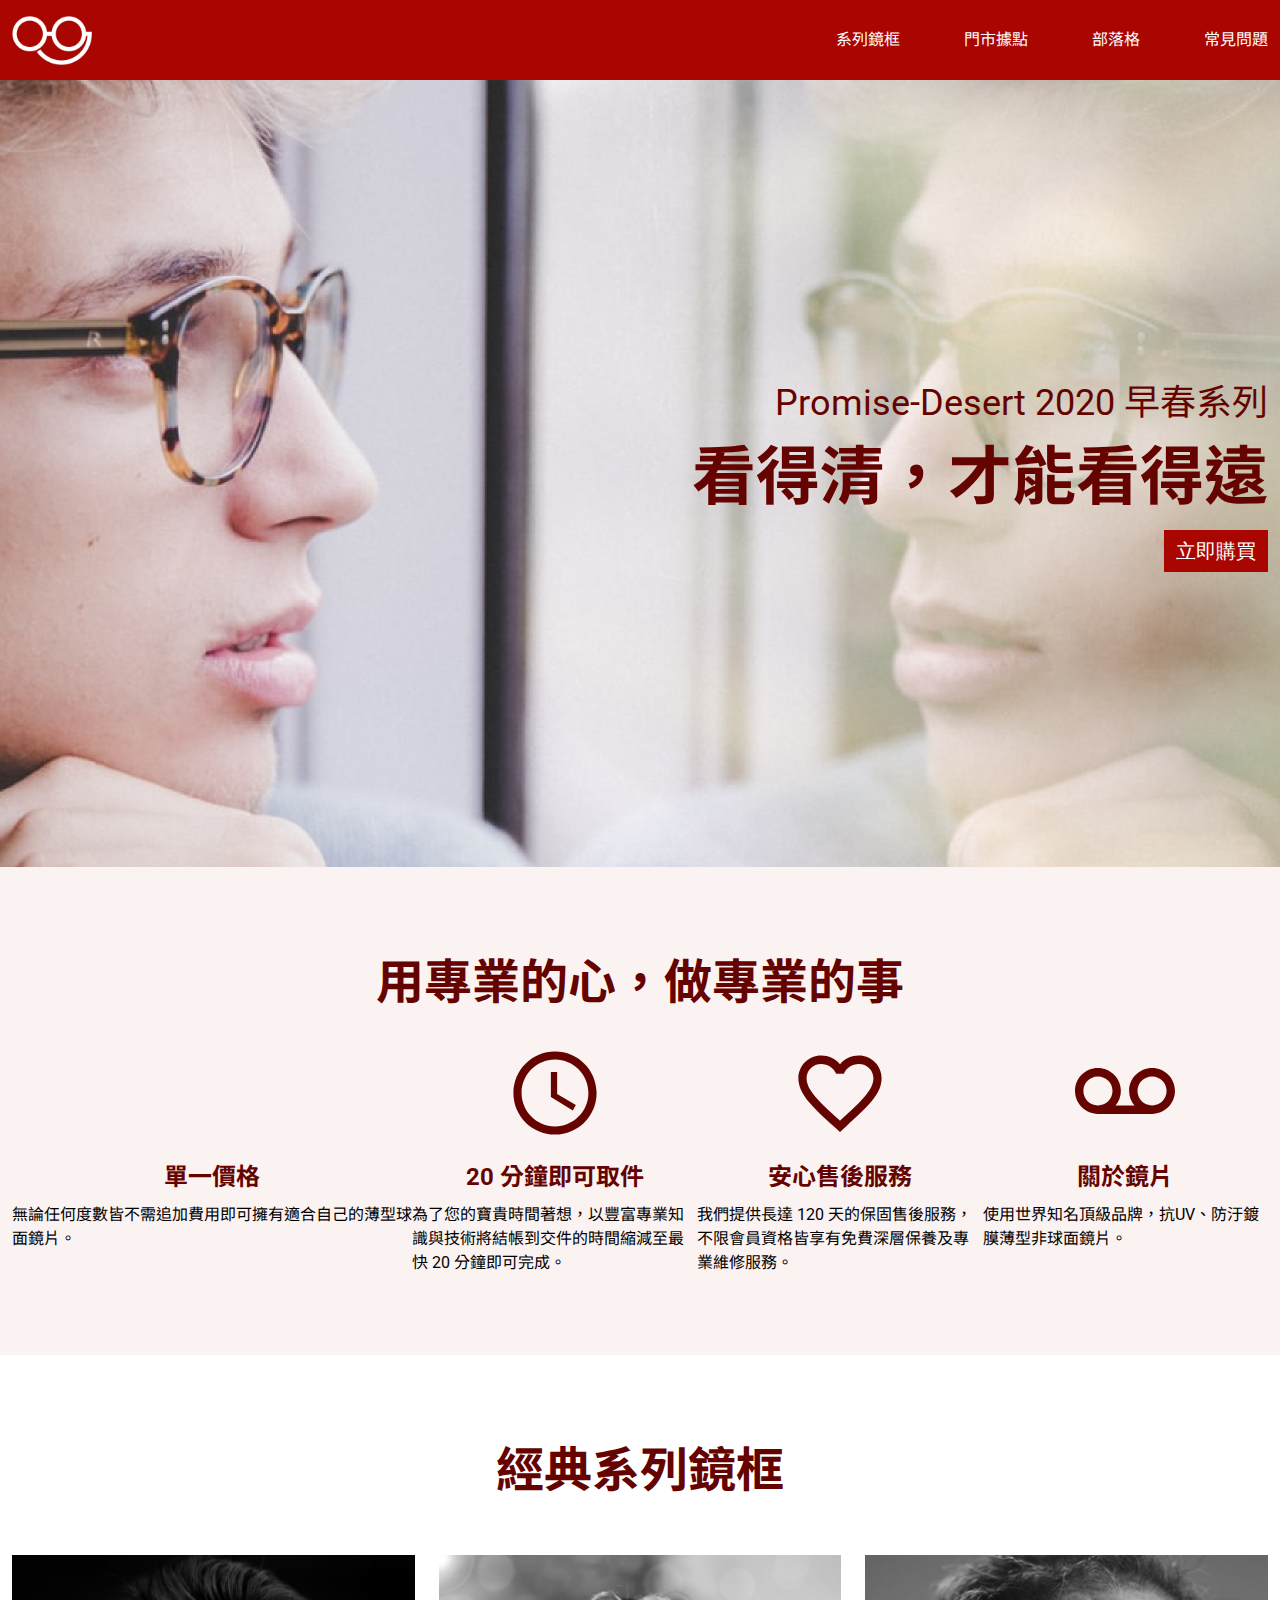
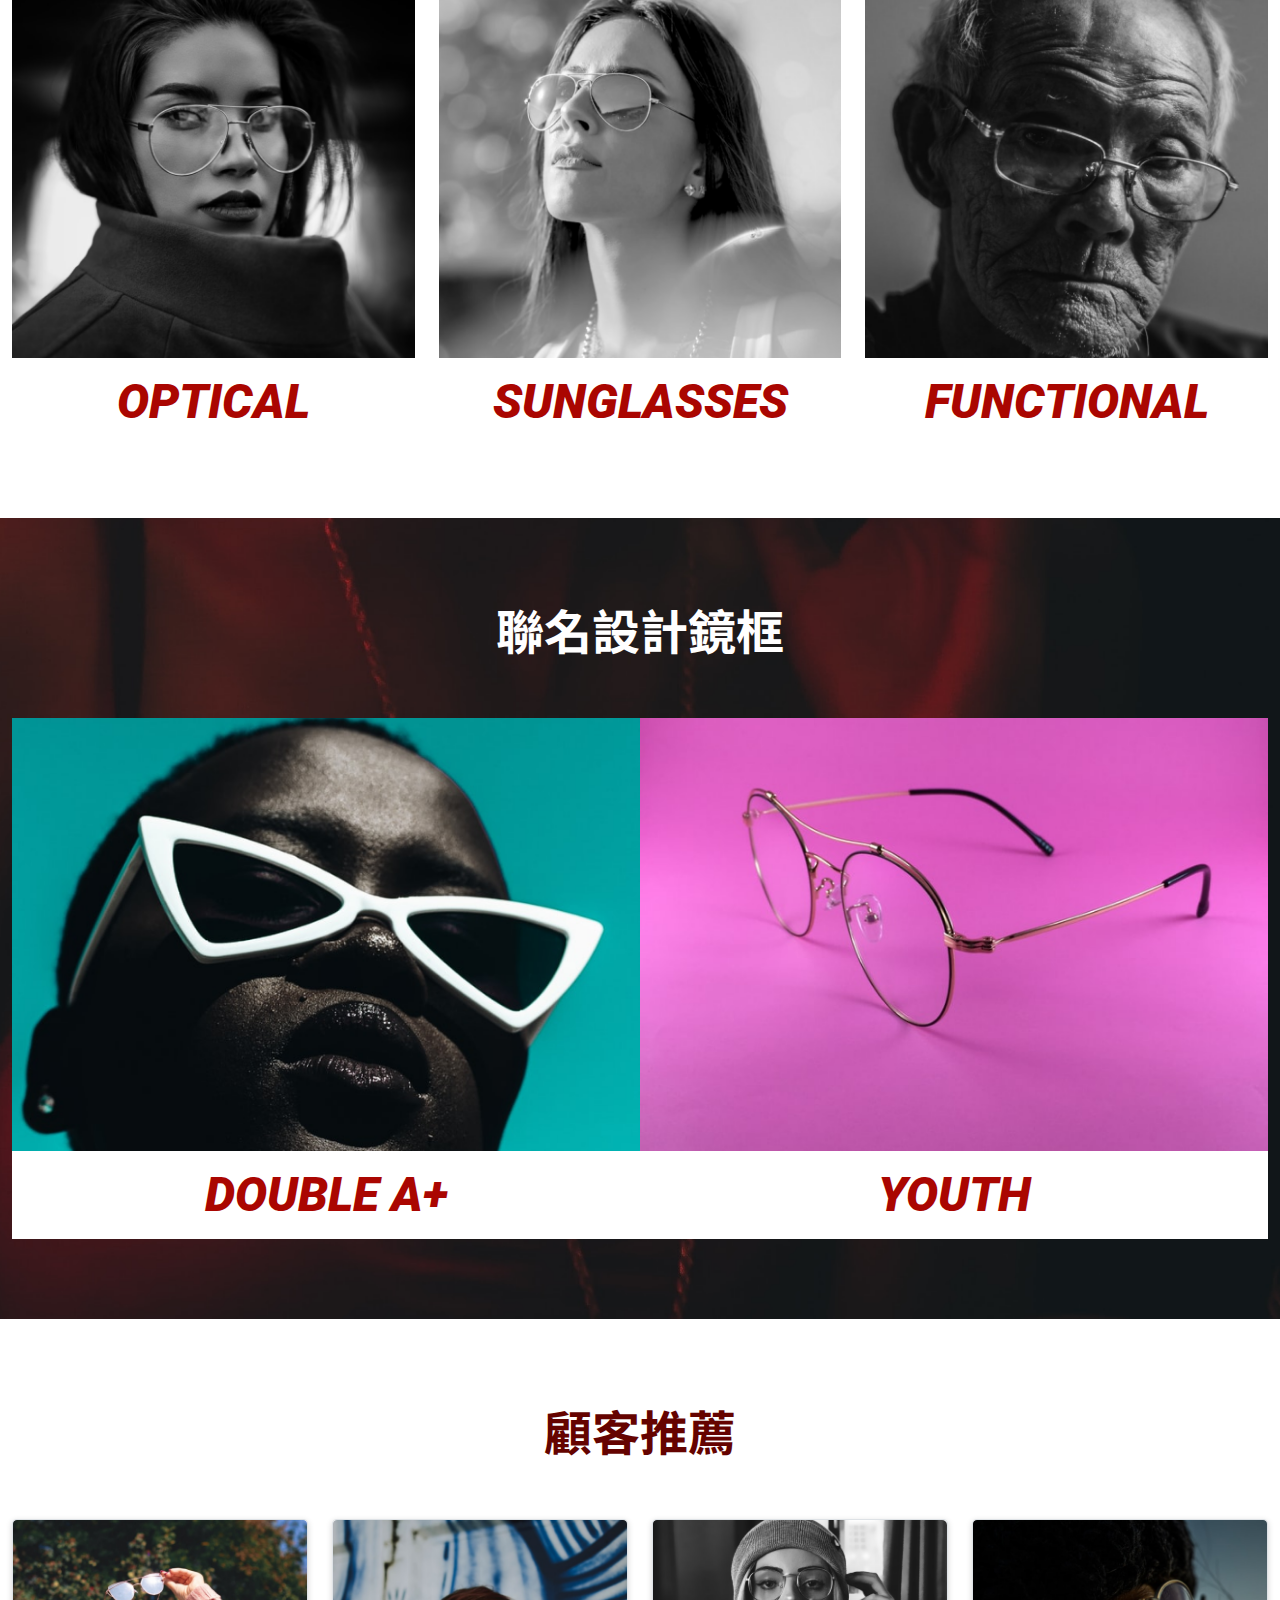
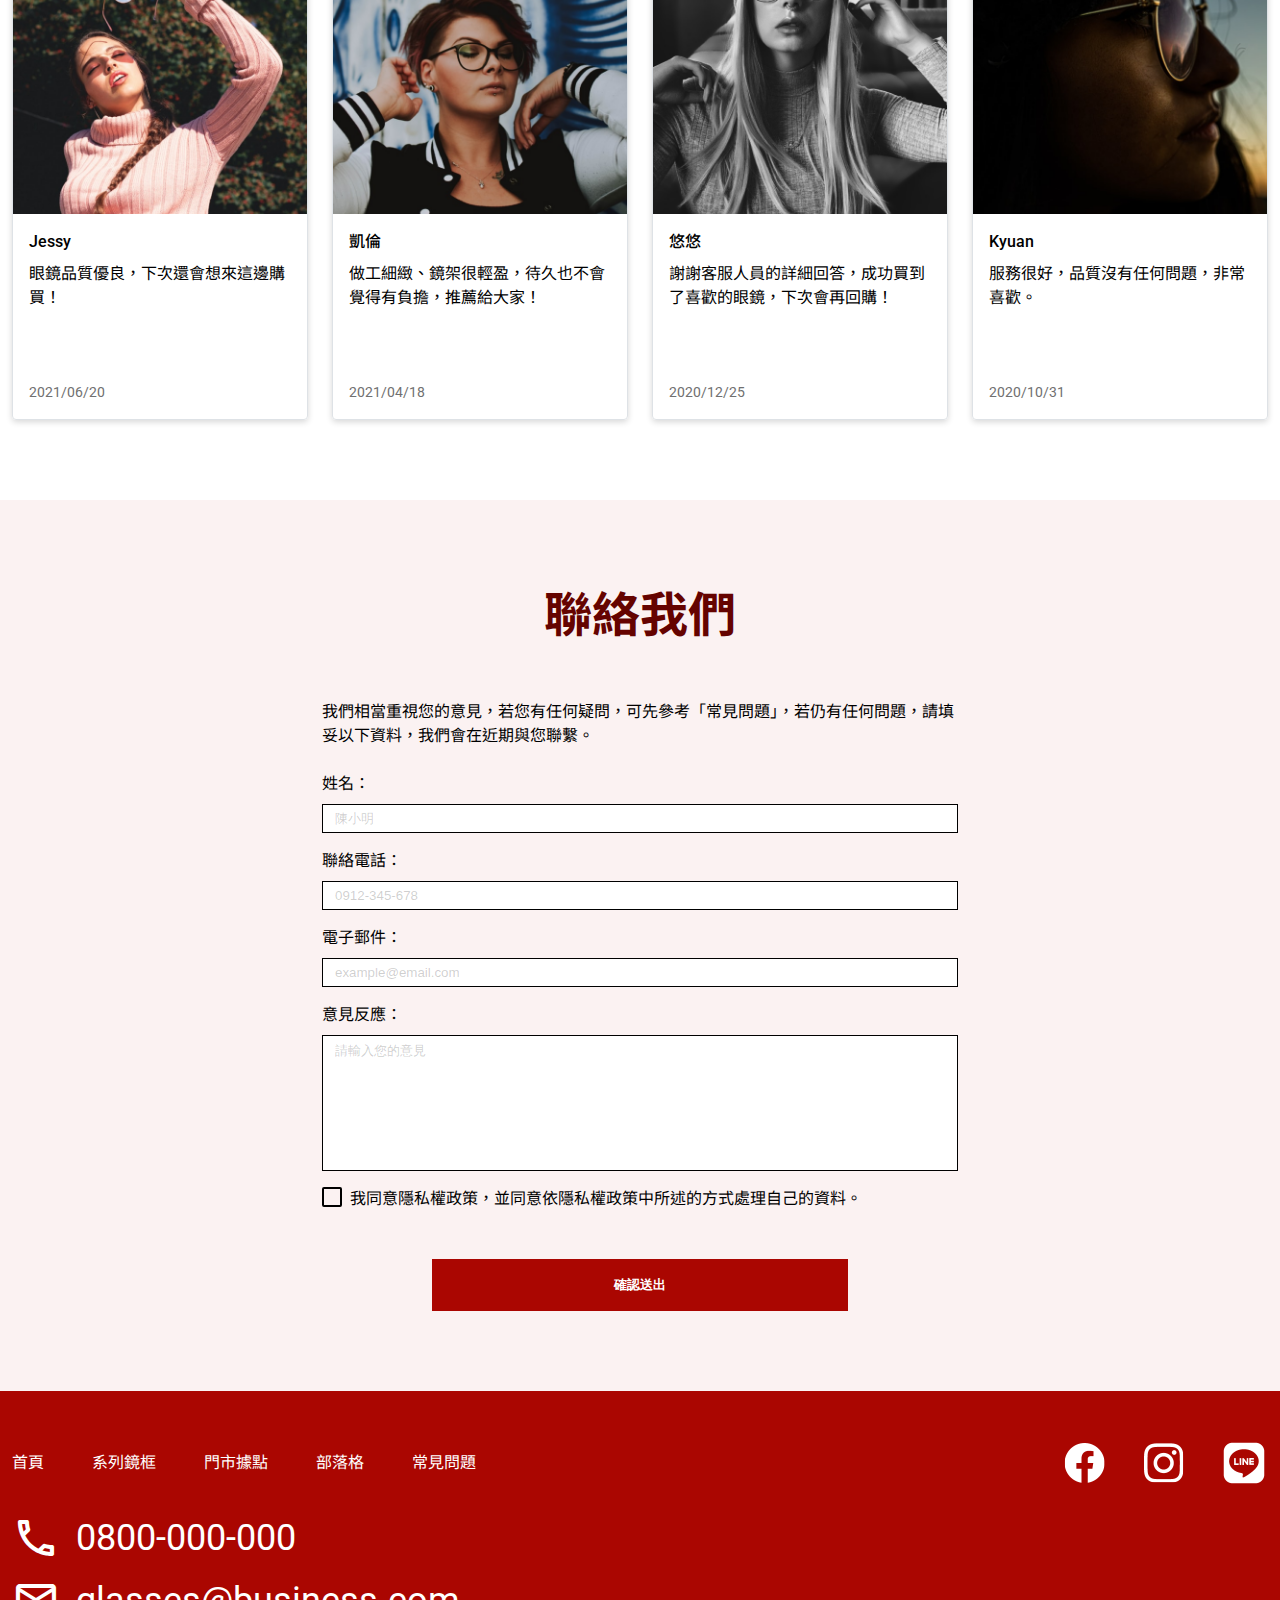
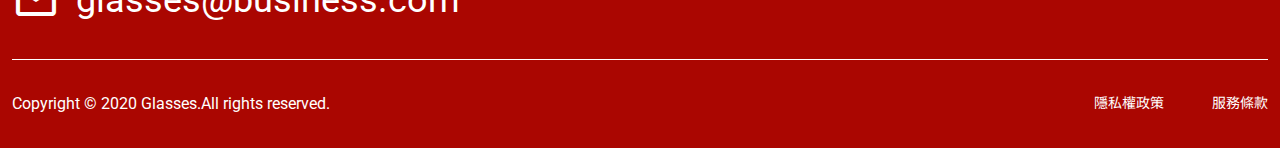
<file: index.html>
<!DOCTYPE html>
<html lang="zh">

<head>
    <meta charset="UTF-8">
    <meta name="viewport" content="width=device-width, initial-scale=1.0">
    <!-- google font -->
    <link rel="preconnect" href="https://fonts.googleapis.com">
    <link rel="preconnect" href="https://fonts.gstatic.com" crossorigin>
    <link
        href="https://fonts.googleapis.com/css2?family=Noto+Sans+TC:wght@400;500;700&family=Roboto:ital,wght@0,400;0,500;0,700;0,900;1,900&display=swap"
        rel="stylesheet">
    <!-- google icon -->
    <link
        href="https://fonts.googleapis.com/css?family=Material+Icons%7CMaterial+Icons+Outlined%7CMaterial+Icons+Two+Tone%7CMaterial+Icons+Round%7CMaterial+Icons+Sharp"
        rel="stylesheet">
    <link rel="shortcut icon" href="./img/favicon.ico" type="image/x-icon">
    <link rel="stylesheet" href="scss/all.css">
    <title>GLASSES | 首頁</title>
</head>

<body>
    <nav>
        <div class="container d-flex justify-content-between align-items-center ">
            <h1 class="py-1"><a href="index.html">GLASSES</a></h1>
            <ul class="d-flex menu">
                <li class="mr-9"><a href="./product.html" class="link-hover">系列鏡框</a></li>
                <li class="mr-9"><a href="./shop.html" class="link-hover">門市據點</a></li>
                <li class="mr-9"><a href="./blog.html" class="link-hover">部落格</a></li>
                <li><a href="./faq.html" class="link-hover">常見問題</a></li>
            </ul>
        </div>
    </nav>
    <header class="banner">
        <div class="container d-flex
        justify-content-end align-items-center">
            <div class="banner-content d-flex flex-direction-column">
                <p class="fz-6 self-end">Promise-Desert 2020 早春系列</p>
                <h3 class="fz-9 fw-3 mb-1 self-end">看得清，才能看得遠</h3>
                <button type="button" class="fz-3 self-end">立即購買</button>
            </div>

        </div>
    </header>
    <div class="major">
        <div class="container py-10">
            <h2 class="mb-5 fz-8 fw-3 text-align-center">用專業的心，做專業的事</h2>
            <ul class="d-flex justify-content-between major-area">
                <li class="major-list d-flex flex-direction-column align-items-center">
                    <span class="material-icons-outlined">
                        paid
                    </span>
                    <h3 class="fz-4 fw-3 mt-4 mb-2">單一價格</h3>
                    <p>無論任何度數皆不需追加費用即可擁有適合自己的薄型球面鏡片。</p>
                </li>
                <li class="major-list d-flex flex-direction-column align-items-center">
                    <span class="material-icons-outlined">
                        schedule
                    </span>
                    <h3 class="fz-4 fw-3 mt-4 mb-2">20 分鐘即可取件</h3>
                    <p>為了您的寶貴時間著想，以豐富專業知識與技術將結帳到交件的時間縮減至最快 20 分鐘即可完成。</p>
                </li>
                <li class="major-list d-flex flex-direction-column align-items-center">
                    <span class="material-icons-outlined">
                        favorite_border
                    </span>
                    <h3 class="fz-4 fw-3 mt-4 mb-2">安心售後服務</h3>
                    <p>我們提供長達 120 天的保固售後服務，不限會員資格皆享有免費深層保養及專業維修服務。</p>
                </li>
                <li class="major-list d-flex flex-direction-column align-items-center">
                    <span class="material-icons-outlined">
                        voicemail
                    </span>
                    <h3 class="fz-4 fw-3 mt-4 mb-2">關於鏡片</h3>
                    <p>使用世界知名頂級品牌，抗UV、防汙鍍膜薄型非球面鏡片。</p>
                </li>
            </ul>
        </div>
    </div>

    <div class="container py-10 classic">
        <h2 class="fz-8 fw-3 mb-8 text-align-center">經典系列鏡框</h2>
        <ul class="d-flex justify-content-between classic-area">
            <li class="classic-item">
                <div class="classic-item-img">
                    <img src="./img/home-section3-1.png" alt="OPTICAL">
                </div>
                <h3 class="text-align-center mt-2 fs-italic fw-4 fz-8">OPTICAL</h3>
            </li>
            <li class="classic-item">
                <div class="classic-item-img">
                    <img src="./img/home-section3-2.png" alt="SUNGLASSES">
                </div>
                <h3 class="text-align-center mt-2 fs-italic fw-4 fz-8">SUNGLASSES</h3>
            </li>
            <li class="classic-item">
                <div class="classic-item-img">
                    <img src="./img/home-section3-3.png" alt="FUNCTIONAL">
                </div>
                <h3 class="text-align-center mt-2 fs-italic fw-4 fz-8">FUNCTIONAL</h3>
            </li>
        </ul>
    </div>
    <div class="co-branding">
        <div class="container py-10">
            <h2 class="fz-8 fw-3 text-align-center mb-8">聯名設計鏡框</h2>
            <ul class="d-flex">
                <li>
                    <img src="./img/home-section4-1.png" srcset="./img/home-section4-1-sm.png 767w" alt="DOUBLE A+">
                    <h3 class="text-align-center fw-4 fz-8 fs-italic py-2">DOUBLE A+</h3>
                </li>
                <li>
                    <img src="./img/home-section4-2.png" srcset="./img/home-section4-2-sm.png 767w" alt="YOUTH">
                    <h3 class="text-align-center fw-4 fz-8 fs-italic py-2">YOUTH</h3>
                </li>
            </ul>
        </div>
    </div>
    <div class="container recommend py-10">
        <h2 class="fz-8 fw-3 mb-8 text-align-center">顧客推薦</h2>
        <ul class="d-flex justify-content-between recommend-area">
            <li class="recommend-list d-flex flex-direction-column">
                <img src="./img/home-section5-1.png" alt="Customer Avatar">
                <div class="d-flex flex-direction-column recommend-list-text py-4 px-4">
                    <h4 class="mb-2 fw-2">Jessy</h4>
                    <p class="recommend-list-content mb-8">眼鏡品質優良，下次還會想來這邊購買！</p>
                    <p class="fz-0 recommend-list-date">2021/06/20</p>
                </div>

            </li>
            <li class="recommend-list d-flex flex-direction-column">
                <img src="./img/home-section5-2.png" alt="Customer Avatar">
                <div class="d-flex flex-direction-column recommend-list-text py-4 px-4">
                    <h4 class="mb-2 fw-2">凱倫</h4>
                    <p class="recommend-list-content mb-8">做工細緻、鏡架很輕盈，待久也不會覺得有負擔，推薦給大家！</p>
                    <p class="fz-0 recommend-list-date">2021/04/18</p>
                </div>
            </li>
            <li class="recommend-list d-flex flex-direction-column">
                <img src="./img/home-section5-3.png" alt="Customer Avatar">
                <div class="d-flex flex-direction-column recommend-list-text py-4 px-4">
                    <h4 class="mb-2 fw-2">悠悠</h4>
                    <p class="recommend-list-content mb-8">謝謝客服人員的詳細回答，成功買到了喜歡的眼鏡，下次會再回購！</p>
                    <p class="fz-0 recommend-list-date">2020/12/25</p>
                </div>
            </li>
            <li class="recommend-list d-flex flex-direction-column">
                <img src="./img/home-section5-4.png" alt="Customer Avatar">
                <div class="d-flex flex-direction-column recommend-list-text py-4 px-4">
                    <h4 class="mb-2 fw-2">Kyuan</h4>
                    <p class="recommend-list-content mb-8">服務很好，品質沒有任何問題，非常喜歡。</p>
                    <p class="fz-0 recommend-list-date">2020/10/31</p>
                </div>

            </li>
        </ul>
    </div>
    <div class="contact py-10">
        <h2 class="fz-8 fw-3 mb-8 text-align-center">聯絡我們</h2>
        <p>我們相當重視您的意見，若您有任何疑問，可先參考「常見問題」，若仍有任何問題，請填妥以下資料，我們會在近期與您聯繫。</p>
        <form action="" class="d-flex flex-direction-column">
            <label for="name" class="d-flex flex-direction-column mb-4">
                姓名：
                <input class="mt-2" type="text" name="name" id="name" placeholder="陳小明">
            </label>
            <label for="phone" class="d-flex flex-direction-column mb-4">
                聯絡電話：
                <input class="mt-2" type="tel" name="phone" id="phone" placeholder="0912-345-678">
            </label>
            <label for="email" class="d-flex flex-direction-column mb-4">
                電子郵件：
                <input class="mt-2" type="text" name="email" id="email" placeholder="example@email.com">
            </label>
            <label for="suggest" class="d-flex flex-direction-column mb-4">
                意見反應：
                <textarea class="mt-2" type="textarea" name="suggest" id="suggest" placeholder="請輸入您的意見"></textarea>
            </label>
            <input class="check-privacy" type="checkbox" name="privacy" id="privacy">
            <label for="privacy" class="mb-8">
                我同意隱私權政策，並同意依隱私權政策中所述的方式處理自己的資料。
            </label>
            <input type="submit" value="確認送出" class="self-center fw-3 py-4">
        </form>
    </div>
    <footer class="footer">
        <div class="container pt-8 pb-6 d-flex flex-direction-column">
            <div class="d-flex justify-content-between align-items-center mb-5 footer-top">
                <ul class="d-flex footer-menu justify-content-between">
                    <li><a href="./index.html" class="link-hover">首頁</a></li>
                    <li><a href="./product.html" class="link-hover">系列鏡框</a></li>
                    <li><a href="./shop.html" class="link-hover">門市據點</a></li>
                    <li><a href="./blog.html" class="link-hover">部落格</a></li>
                    <li><a href="./faq.html" class="link-hover">常見問題</a></li>
                </ul>
                <ul class="d-flex footer-social-media justify-content-end">
                    <li><a href="#"><img src="./img/ic-social-fb.png" alt="facebook icon"></a></li>
                    <li><a href="#"><img src="./img/ic_social_ig.png" alt="instagram icon"></a></li>
                    <li><a href="#"><img src="./img/ic_social_line.png" alt="line icon"></a></li>
                </ul>
            </div>
            <div class="d-flex flex-direction-column footer-contact">
                <a href="tel: 0800-000-000" class="fz-6 d-flex align-items-center">
                    <span class="material-icons-outlined fz-8 mr-4">
                        phone
                    </span>
                    0800-000-000
                </a>
                <a href="mailto:glasses@business.com" class="fz-6 d-flex align-items-center">
                    <span class="material-icons-outlined fz-8 mr-4">
                        email
                    </span>
                    glasses@business.com
                </a>
            </div>
        </div>
        <div class="container">
            <span class="line"></span>
        </div>
        <div class="container d-flex justify-content-between py-6 align-items-center">
            <p>Copyright © 2020 Glasses.All rights reserved.</p>
            <ul class="d-flex">
                <li class="fz-0"><a href="#" class="link-hover">隱私權政策</a></li>
                <li class="ml-8 fz-0"><a href="#" class="link-hover">服務條款</a></li>
            </ul>
        </div>
    </footer>
</body>

</html>
</file>
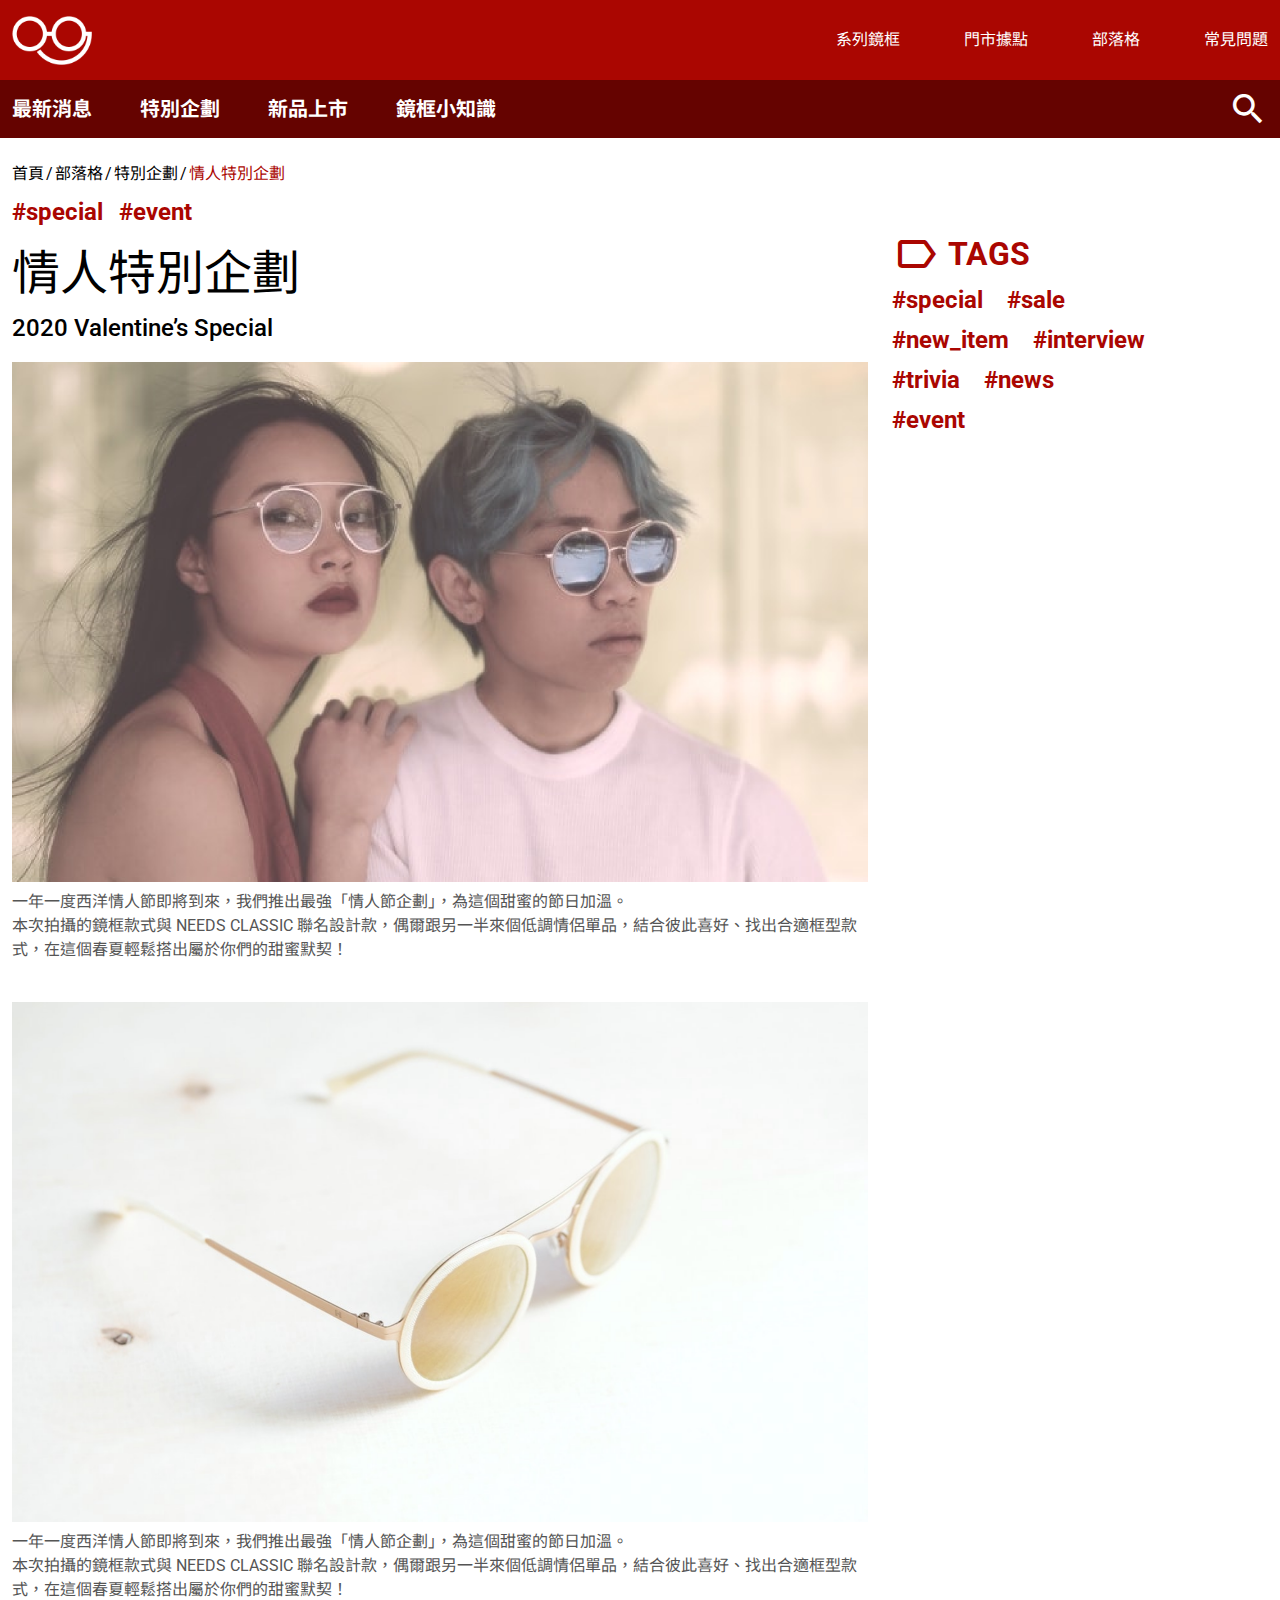
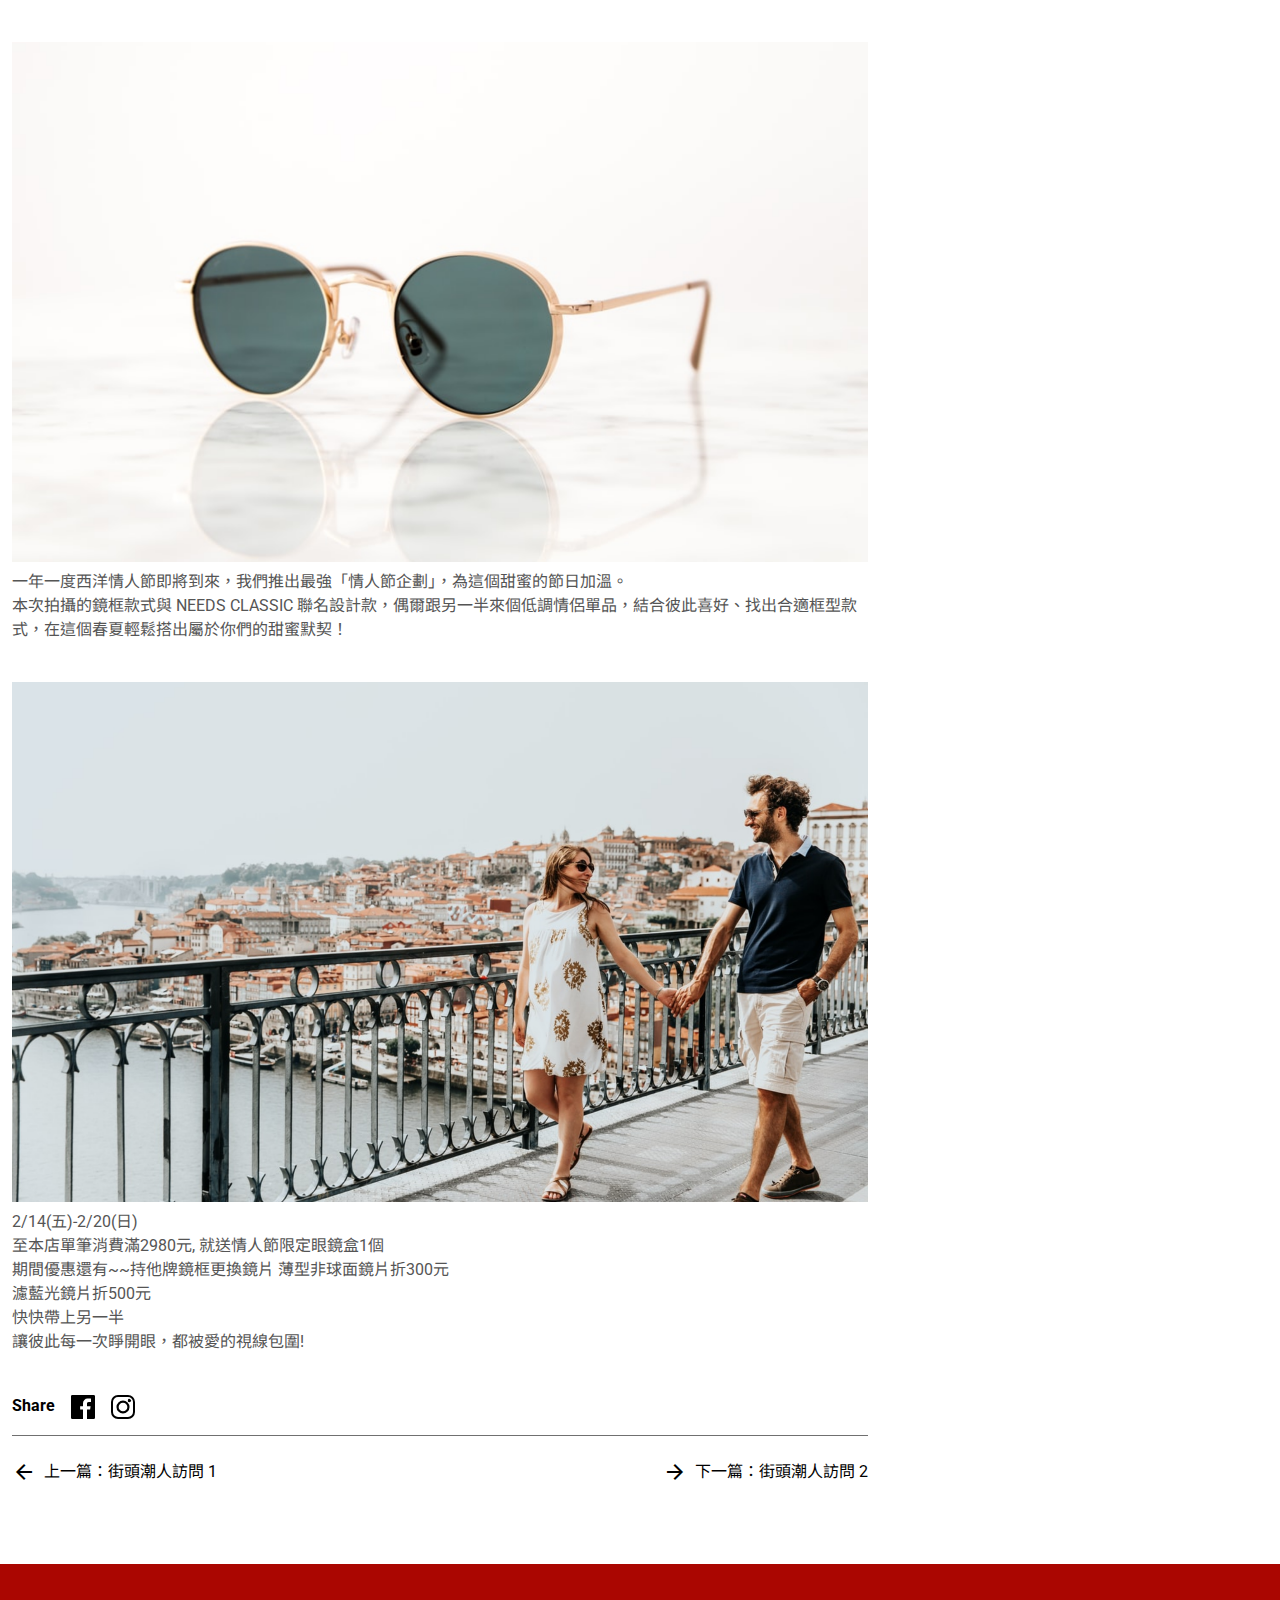
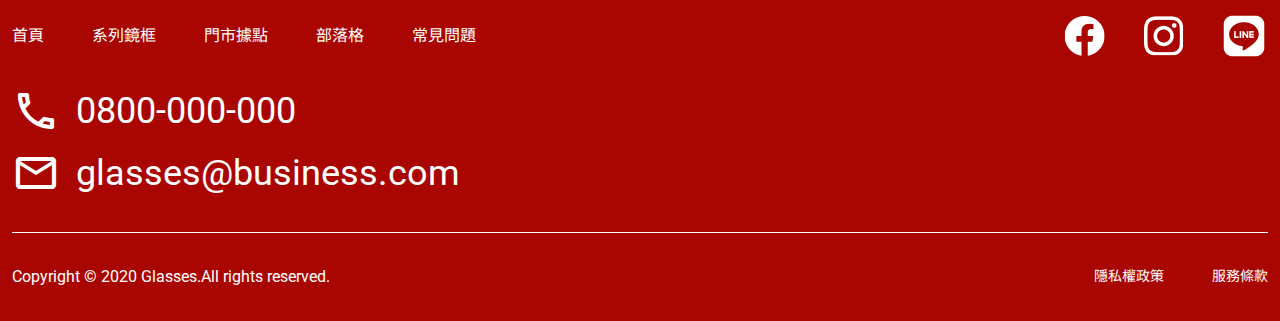
<file: blog-info.html>
<!DOCTYPE html>
<html lang="zh">

<head>
    <meta charset="UTF-8">
    <meta name="viewport" content="width=device-width, initial-scale=1.0">
    <!-- google font -->
    <link rel="preconnect" href="https://fonts.googleapis.com">
    <link rel="preconnect" href="https://fonts.gstatic.com" crossorigin>
    <link
        href="https://fonts.googleapis.com/css2?family=Noto+Sans+TC:wght@400;500;700&family=Roboto:ital,wght@0,400;0,500;0,700;0,900;1,900&display=swap"
        rel="stylesheet">
    <!-- google icon -->
    <link
        href="https://fonts.googleapis.com/css?family=Material+Icons%7CMaterial+Icons+Outlined%7CMaterial+Icons+Two+Tone%7CMaterial+Icons+Round%7CMaterial+Icons+Sharp"
        rel="stylesheet">
    <link rel="shortcut icon" href="./img/favicon.ico" type="image/x-icon">
    <link rel="stylesheet" href="scss/all.css">
    <title>GLASSES | BLOG | 情人特別企劃</title>
</head>

<body>
    <nav>
        <div class="container d-flex justify-content-between align-items-center ">
            <h1 class="py-1"><a href="index.html">GLASSES</a></h1>
            <ul class="d-flex menu">
                <li class="mr-9"><a href="./product.html" class="link-hover">系列鏡框</a></li>
                <li class="mr-9"><a href="./shop.html" class="link-hover">門市據點</a></li>
                <li class="mr-9"><a href="./blog.html" class="link-hover">部落格</a></li>
                <li><a href="./faq.html" class="link-hover">常見問題</a></li>
            </ul>
        </div>
    </nav>

    <div class="submenu blog-info-submenu">
        <nav class="container d-flex justify-content-between align-items-center">
            <ul class="d-flex">
                <li class="mr-8 fz-3 fw-3"><a href="">最新消息</a></li>
                <li class="mr-8 fz-3 fw-3"><a href="">特別企劃</a></li>
                <li class="mr-8 fz-3 fw-3"><a href="">新品上市</a></li>
                <li class="mr-8 fz-3 fw-3"><a href="">鏡框小知識</a></li>
            </ul>
            <span class="material-icons-outlined">
                search
            </span>
        </nav>
    </div>

    <div class="container">
        <nav class="breadcrumb mt-5 mb-2">
            <ol class="d-flex">
                <li class="breadcrumb-item"><a href="#">首頁</a></li>
                <li class="breadcrumb-item"><a href="#">部落格</a></li>
                <li class="breadcrumb-item"><a href="#">特別企劃</a></li>
                <li class="breadcrumb-item breadcrumb-page">情人特別企劃</li>
            </ol>
        </nav>
    </div>

    <div class="container d-flex">
        <a href="" class="hashtag mr-4">#special</a><a href="" class="hashtag">#event</a>
    </div>

    <div class="container d-flex justify-content-between blog-info">
        <div class="blog-info-area pb-10">
            <h2 class="fz-8 mt-2">情人特別企劃</h2>
            <h3 class="fz-4 mb-4 fw-2">2020 Valentine’s Special</h3>
            <div class="blog-info-area-content">
                <img src="./img/blogpage-1.png" alt="情人特別企劃圖片">
                <p>一年一度西洋情人節即將到來，我們推出最強「情人節企劃」，為這個甜蜜的節日加溫。<br>本次拍攝的鏡框款式與 NEEDS CLASSIC
                    聯名設計款，偶爾跟另一半來個低調情侶單品，結合彼此喜好、找出合適框型款式，在這個春夏輕鬆搭出屬於你們的甜蜜默契！</p>
            </div>
            <div class="blog-info-area-content">
                <img src="./img/blogpage-2.png" alt="情人特別企劃圖片">
                <p>一年一度西洋情人節即將到來，我們推出最強「情人節企劃」，為這個甜蜜的節日加溫。<br>本次拍攝的鏡框款式與 NEEDS CLASSIC
                    聯名設計款，偶爾跟另一半來個低調情侶單品，結合彼此喜好、找出合適框型款式，在這個春夏輕鬆搭出屬於你們的甜蜜默契！</p>
            </div>
            <div class="blog-info-area-content">
                <img src="./img/blogpage-3.png" alt="情人特別企劃圖片">
                <p>一年一度西洋情人節即將到來，我們推出最強「情人節企劃」，為這個甜蜜的節日加溫。<br>
                    本次拍攝的鏡框款式與 NEEDS CLASSIC 聯名設計款，偶爾跟另一半來個低調情侶單品，結合彼此喜好、找出合適框型款式，在這個春夏輕鬆搭出屬於你們的甜蜜默契！</p>
            </div>
            <div class="blog-info-area-content">
                <img src="./img/blogpage-4.png" alt="情人特別企劃圖片">
                <p>2/14(五)-2/20(日)<br>
                    至本店單筆消費滿2980元, 就送情人節限定眼鏡盒1個<br>
                    期間優惠還有~~持他牌鏡框更換鏡片 薄型非球面鏡片折300元<br>
                    濾藍光鏡片折500元<br>
                    快快帶上另一半<br>
                    讓彼此每一次睜開眼，都被愛的視線包圍!</p>
            </div>

            <div class="blog-info-area-bottom">
                <div class="blog-info-area-bottom-share d-flex align-items-center">
                    <p class="fw-3">Share</p>
                    <a href=""><img src="./img/logo-facebook.svg" alt="share facebook"></a>
                    <a href=""><img src="./img/logo-instagram.svg" alt="share instagram"></a>
                </div>
                <span class="seperation-line"></span>
                <div class="blog-info-area-bottom-switch">
                    <ul class="d-flex justify-content-between align-items-center">
                        <li class="d-flex align-items-center">
                            <span class="material-icons-outlined">
                                arrow_back
                            </span>
                            <p>上一篇：街頭潮人訪問 1</p>
                        </li>
                        <li class="d-flex align-items-center">
                            <span class="material-icons-outlined">
                                arrow_forward
                            </span>
                            <p>下一篇：街頭潮人訪問 2</p>
                        </li>
                    </ul>
                </div>
            </div>
        </div>
        <div class="blog-info-tags">
            <p class="d-flex align-items-center">
                <span class="material-icons-outlined">
                    label
                </span>TAGS
            </p>
            <div class="blog-info-tags-hashtag d-flex flex-wrap">
                <a href="#" class="hashtag">#special</a>
                <a href="#" class="hashtag">#sale</a>
                <a href="#" class="hashtag">#new_item</a>
                <a href="#" class="hashtag">#interview</a>
                <a href="#" class="hashtag">#trivia</a>
                <a href="#" class="hashtag">#news</a>
                <a href="#" class="hashtag">#event</a>
            </div>

        </div>
    </div>



    <footer class="footer">
        <div class="container pt-8 pb-6 d-flex flex-direction-column">
            <div class="d-flex justify-content-between align-items-center mb-5 footer-top">
                <ul class="d-flex footer-menu justify-content-between">
                    <li><a href="./index.html" class="link-hover">首頁</a></li>
                    <li><a href="./product.html" class="link-hover">系列鏡框</a></li>
                    <li><a href="./shop.html" class="link-hover">門市據點</a></li>
                    <li><a href="./blog.html" class="link-hover">部落格</a></li>
                    <li><a href="./faq.html" class="link-hover">常見問題</a></li>
                </ul>
                <ul class="d-flex footer-social-media justify-content-end">
                    <li><a href="#"><img src="./img/ic-social-fb.png" alt="facebook icon"></a></li>
                    <li><a href="#"><img src="./img/ic_social_ig.png" alt="instagram icon"></a></li>
                    <li><a href="#"><img src="./img/ic_social_line.png" alt="line icon"></a></li>
                </ul>
            </div>
            <div class="d-flex flex-direction-column footer-contact">
                <a href="tel: 0800-000-000" class="fz-6 d-flex align-items-center">
                    <span class="material-icons-outlined fz-8 mr-4">
                        phone
                    </span>
                    0800-000-000
                </a>
                <a href="mailto:glasses@business.com" class="fz-6 d-flex align-items-center">
                    <span class="material-icons-outlined fz-8 mr-4">
                        email
                    </span>
                    glasses@business.com
                </a>
            </div>
        </div>
        <div class="container">
            <span class="line"></span>
        </div>
        <div class="container d-flex justify-content-between py-6 align-items-center">
            <p>Copyright © 2020 Glasses.All rights reserved.</p>
            <ul class="d-flex">
                <li class="fz-0"><a href="#" class="link-hover">隱私權政策</a></li>
                <li class="ml-8 fz-0"><a href="#" class="link-hover">服務條款</a></li>
            </ul>
        </div>
    </footer>
</body>

</html>
</file>
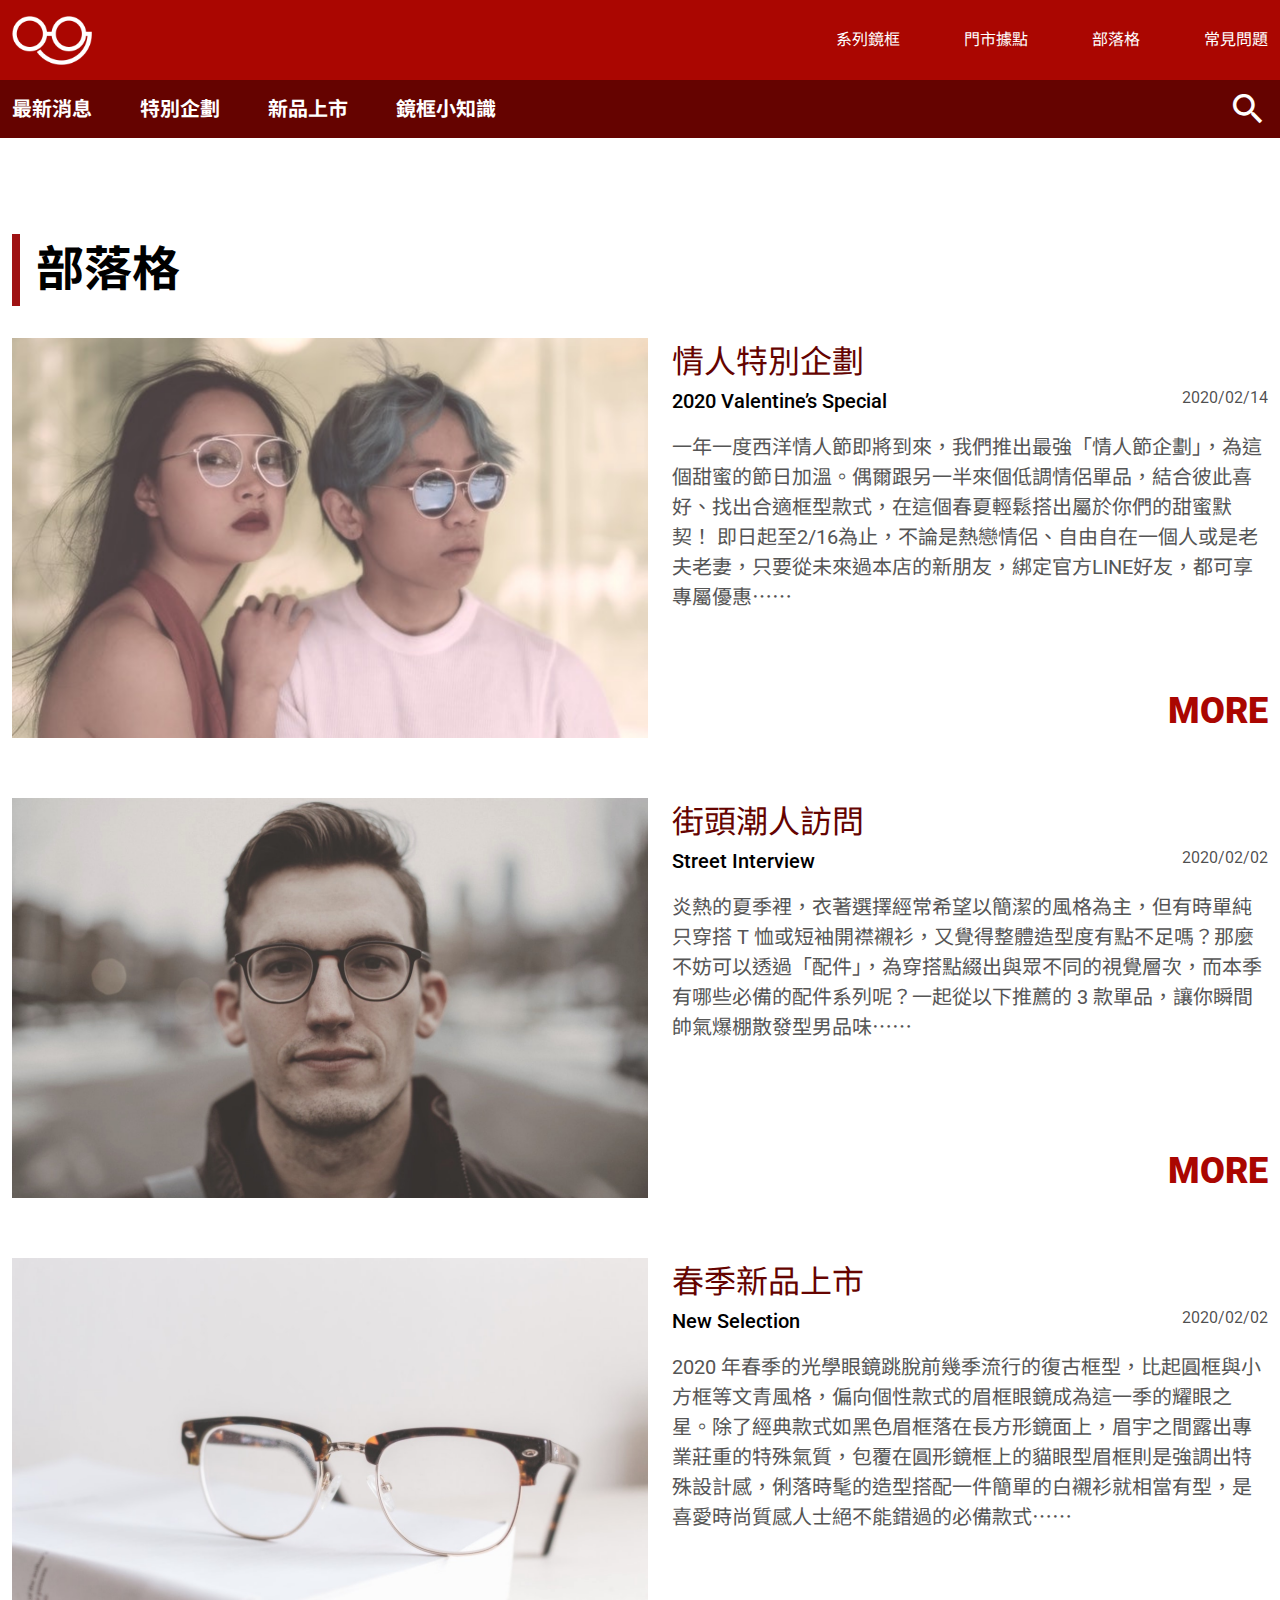
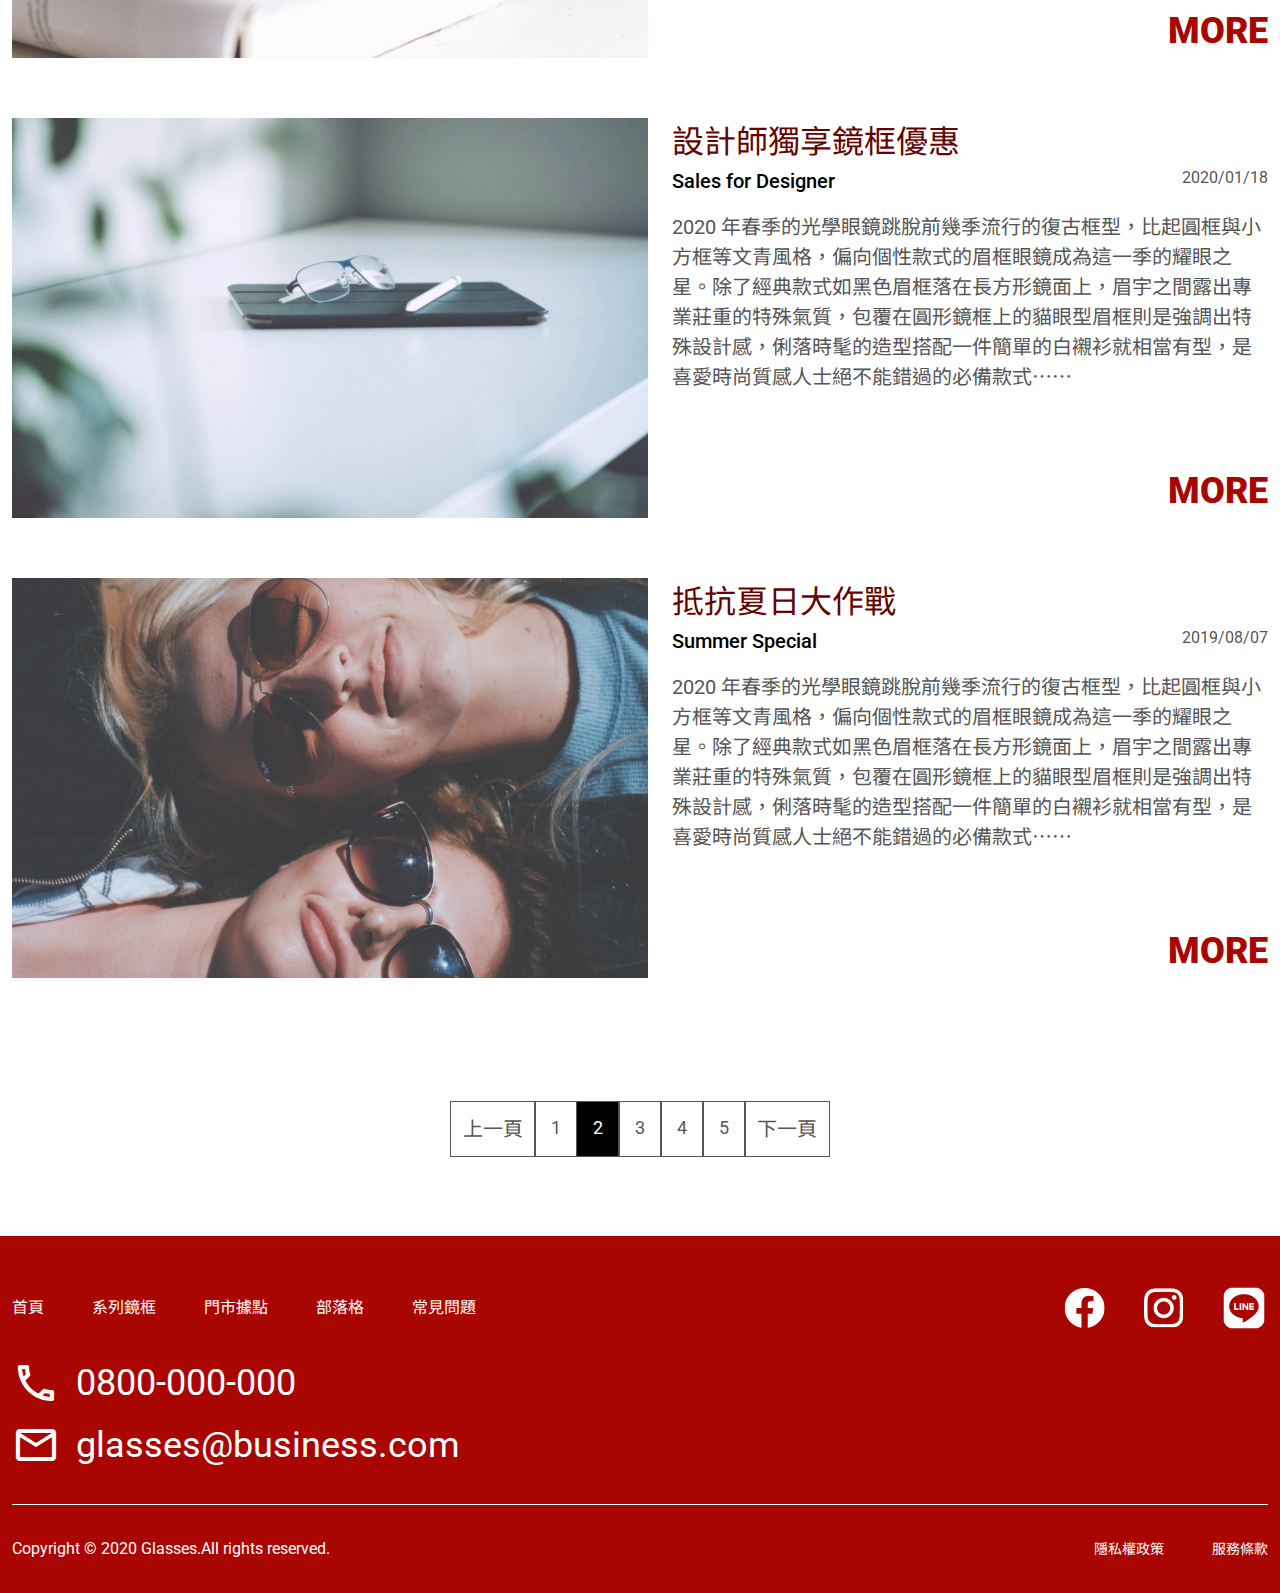
<file: blog.html>
<!DOCTYPE html>
<html lang="zh">

<head>
    <meta charset="UTF-8">
    <meta name="viewport" content="width=device-width, initial-scale=1.0">
    <!-- google font -->
    <link rel="preconnect" href="https://fonts.googleapis.com">
    <link rel="preconnect" href="https://fonts.gstatic.com" crossorigin>
    <link
        href="https://fonts.googleapis.com/css2?family=Noto+Sans+TC:wght@400;500;700&family=Roboto:ital,wght@0,400;0,500;0,700;0,900;1,900&display=swap"
        rel="stylesheet">
    <!-- google icon -->
    <link
        href="https://fonts.googleapis.com/css?family=Material+Icons%7CMaterial+Icons+Outlined%7CMaterial+Icons+Two+Tone%7CMaterial+Icons+Round%7CMaterial+Icons+Sharp"
        rel="stylesheet">
    <link rel="shortcut icon" href="./img/favicon.ico" type="image/x-icon">
    <link rel="stylesheet" href="scss/all.css">
    <title>GLASSES | BLOG</title>
</head>

<body>
    <nav>
        <div class="container d-flex justify-content-between align-items-center ">
            <h1 class="py-1"><a href="index.html">GLASSES</a></h1>
            <ul class="d-flex menu">
                <li class="mr-9"><a href="./product.html" class="link-hover">系列鏡框</a></li>
                <li class="mr-9"><a href="./shop.html" class="link-hover">門市據點</a></li>
                <li class="mr-9"><a href="./blog.html" class="link-hover">部落格</a></li>
                <li><a href="./faq.html" class="link-hover">常見問題</a></li>
            </ul>
        </div>
    </nav>

    <div class="submenu">
        <nav class="container d-flex justify-content-between align-items-center">
            <ul class="d-flex">
                <li class="mr-8 fz-3 fw-3"><a href="">最新消息</a></li>
                <li class="mr-8 fz-3 fw-3"><a href="">特別企劃</a></li>
                <li class="mr-8 fz-3 fw-3"><a href="">新品上市</a></li>
                <li class="mr-8 fz-3 fw-3"><a href="">鏡框小知識</a></li>
            </ul>
            <span class="material-icons-outlined">
                search
            </span>
        </nav>
    </div>

    <div class="container">
        <h2 class="page-title fz-8 fw-3 pl-4 mt-11 mb-6">部落格</h2>
    </div>

    <ul class="container d-flex flex-direction-column blog pb-10">
        <li class="blog-item d-flex">
            <a href="./blog-info.html" class="blog-img"><img src="./img/blog-1.png" alt="情人特別企劃"></a>
            <a href="./blog-info.html" class="blog-content d-flex flex-direction-column justify-content-between">
                <div class="blog-content-text">
                    <h3 class="blog-title fz-5">情人特別企劃</h3>
                    <div class="blog-content-subtitle d-flex justify-content-between">
                        <h4 class="blog-subtitle fz-3">2020 Valentine’s Special</h4>
                        <time class="blog-date">2020/02/14</time>
                    </div>
                    <p>一年一度西洋情人節即將到來，我們推出最強「情人節企劃」，為這個甜蜜的節日加溫。偶爾跟另一半來個低調情侶單品，結合彼此喜好、找出合適框型款式，在這個春夏輕鬆搭出屬於你們的甜蜜默契！
                        即日起至2/16為止，不論是熱戀情侶、自由自在一個人或是老夫老妻，只要從未來過本店的新朋友，綁定官方LINE好友，都可享專屬優惠⋯⋯<span>more</span></p>
                </div>
                <p class="blog-more">MORE</p>
            </a>
        </li>

        <li class="blog-item d-flex">
            <a href="./blog-info.html" class="blog-img"><img src="./img/blog-2.png" alt="街頭潮人訪問"></a>
            <a href="./blog-info.html" class="blog-content d-flex flex-direction-column justify-content-between">
                <div class="blog-content-text">
                    <h3 class="blog-title fz-5">街頭潮人訪問</h3>
                    <div class="blog-content-subtitle d-flex justify-content-between">
                        <h4 class="blog-subtitle fz-3">Street Interview</h4>
                        <time class="blog-date">2020/02/02</time>
                    </div>
                    <p>炎熱的夏季裡，衣著選擇經常希望以簡潔的風格為主，但有時單純只穿搭 T
                        恤或短袖開襟襯衫，又覺得整體造型度有點不足嗎？那麼不妨可以透過「配件」，為穿搭點綴出與眾不同的視覺層次，而本季有哪些必備的配件系列呢？一起從以下推薦的 3
                        款單品，讓你瞬間帥氣爆棚散發型男品味⋯⋯<span>more</span></p>
                </div>
                <p class="blog-more">MORE</p>
            </a>
        </li>

        <li class="blog-item d-flex">
            <a href="./blog-info.html" class="blog-img"><img src="./img/blog-3.png" alt="春季新品上市"></a>
            <a href="./blog-info.html" class="blog-content d-flex flex-direction-column justify-content-between">
                <div class="blog-content-text">
                    <h3 class="blog-title fz-5">春季新品上市</h3>
                    <div class="blog-content-subtitle d-flex justify-content-between">
                        <h4 class="blog-subtitle fz-3">New Selection</h4>
                        <time class="blog-date">2020/02/02</time>
                    </div>
                    <p>2020
                        年春季的光學眼鏡跳脫前幾季流行的復古框型，比起圓框與小方框等文青風格，偏向個性款式的眉框眼鏡成為這一季的耀眼之星。除了經典款式如黑色眉框落在長方形鏡面上，眉宇之間露出專業莊重的特殊氣質，包覆在圓形鏡框上的貓眼型眉框則是強調出特殊設計感，俐落時髦的造型搭配一件簡單的白襯衫就相當有型，是喜愛時尚質感人士絕不能錯過的必備款式⋯⋯<span>more</span>
                    </p>
                </div>
                <p class="blog-more">MORE</p>
            </a>
        </li>

        <li class="blog-item d-flex">
            <a href="./blog-info.html" class="blog-img"><img src="./img/blog-4.png" alt="設計師獨享鏡框優惠"></a>
            <a href="./blog-info.html" class="blog-content d-flex flex-direction-column justify-content-between">
                <div class="blog-content-text">
                    <h3 class="blog-title fz-5">設計師獨享鏡框優惠</h3>
                    <div class="blog-content-subtitle d-flex justify-content-between">
                        <h4 class="blog-subtitle fz-3">Sales for Designer</h4>
                        <time class="blog-date">2020/01/18</time>
                    </div>
                    <p>2020
                        年春季的光學眼鏡跳脫前幾季流行的復古框型，比起圓框與小方框等文青風格，偏向個性款式的眉框眼鏡成為這一季的耀眼之星。除了經典款式如黑色眉框落在長方形鏡面上，眉宇之間露出專業莊重的特殊氣質，包覆在圓形鏡框上的貓眼型眉框則是強調出特殊設計感，俐落時髦的造型搭配一件簡單的白襯衫就相當有型，是喜愛時尚質感人士絕不能錯過的必備款式⋯⋯<span>more</span>
                    </p>
                </div>
                <p class="blog-more">MORE</p>
            </a>
        </li>

        <li class="blog-item d-flex">
            <a href="./blog-info.html" class="blog-img"><img src="./img/blog-5.png" alt="抵抗夏日大作戰"></a>
            <a href="./blog-info.html" class="blog-content d-flex flex-direction-column justify-content-between">
                <div class="blog-content-text">
                    <h3 class="blog-title fz-5">抵抗夏日大作戰</h3>
                    <div class="blog-content-subtitle d-flex justify-content-between">
                        <h4 class="blog-subtitle fz-3">Summer Special</h4>
                        <time class="blog-date">2019/08/07</time>
                    </div>
                    <p>2020
                        年春季的光學眼鏡跳脫前幾季流行的復古框型，比起圓框與小方框等文青風格，偏向個性款式的眉框眼鏡成為這一季的耀眼之星。除了經典款式如黑色眉框落在長方形鏡面上，眉宇之間露出專業莊重的特殊氣質，包覆在圓形鏡框上的貓眼型眉框則是強調出特殊設計感，俐落時髦的造型搭配一件簡單的白襯衫就相當有型，是喜愛時尚質感人士絕不能錯過的必備款式⋯⋯<span>more</span>
                    </p>
                </div>
                <p class="blog-more">MORE</p>
            </a>
        </li>


        <ul class="paginagtion d-flex justify-content-center">
            <li class="page-switch"><a href="#">上一頁</a></li>
            <li class="page-index"><a href="#">1</a></li>
            <li class="page-index active"><a href="#">2</a></li>
            <li class="page-index"><a href="#">3</a></li>
            <li class="page-index"><a href="#">4</a></li>
            <li class="page-index"><a href="#">5</a></li>
            <li class="page-switch"><a href="#">下一頁</a></li>
        </ul>
    </ul>

    <footer class="footer">
        <div class="container pt-8 pb-6 d-flex flex-direction-column">
            <div class="d-flex justify-content-between align-items-center mb-5 footer-top">
                <ul class="d-flex footer-menu justify-content-between">
                    <li><a href="./index.html" class="link-hover">首頁</a></li>
                    <li><a href="./product.html" class="link-hover">系列鏡框</a></li>
                    <li><a href="./shop.html" class="link-hover">門市據點</a></li>
                    <li><a href="./blog.html" class="link-hover">部落格</a></li>
                    <li><a href="./faq.html" class="link-hover">常見問題</a></li>
                </ul>
                <ul class="d-flex footer-social-media justify-content-end">
                    <li><a href="#"><img src="./img/ic-social-fb.png" alt="facebook icon"></a></li>
                    <li><a href="#"><img src="./img/ic_social_ig.png" alt="instagram icon"></a></li>
                    <li><a href="#"><img src="./img/ic_social_line.png" alt="line icon"></a></li>
                </ul>
            </div>
            <div class="d-flex flex-direction-column footer-contact">
                <a href="tel: 0800-000-000" class="fz-6 d-flex align-items-center">
                    <span class="material-icons-outlined fz-8 mr-4">
                        phone
                    </span>
                    0800-000-000
                </a>
                <a href="mailto:glasses@business.com" class="fz-6 d-flex align-items-center">
                    <span class="material-icons-outlined fz-8 mr-4">
                        email
                    </span>
                    glasses@business.com
                </a>
            </div>
        </div>
        <div class="container">
            <span class="line"></span>
        </div>
        <div class="container d-flex justify-content-between py-6 align-items-center">
            <p>Copyright © 2020 Glasses.All rights reserved.</p>
            <ul class="d-flex">
                <li class="fz-0"><a href="#" class="link-hover">隱私權政策</a></li>
                <li class="ml-8 fz-0"><a href="#" class="link-hover">服務條款</a></li>
            </ul>
        </div>
    </footer>
</body>

</html>
</file>
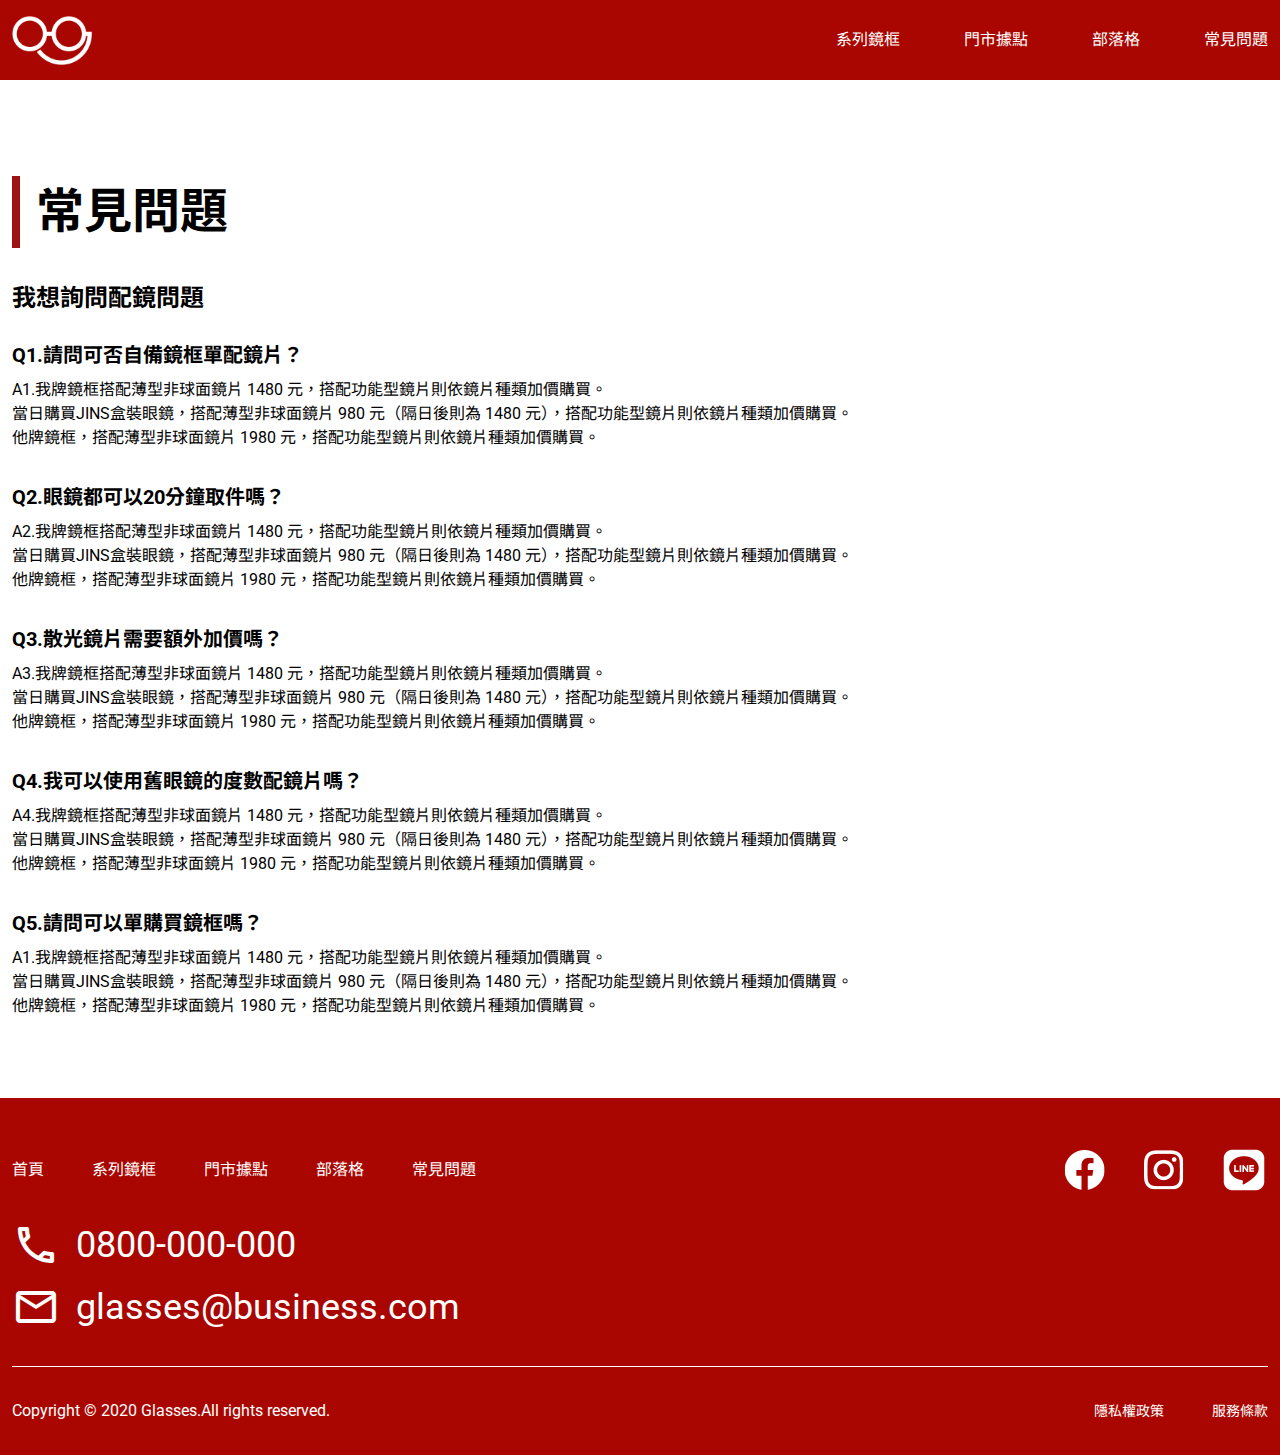
<file: faq.html>
<!DOCTYPE html>
<html lang="zh">

<head>
    <meta charset="UTF-8">
    <meta name="viewport" content="width=device-width, initial-scale=1.0">
    <!-- google font -->
    <link rel="preconnect" href="https://fonts.googleapis.com">
    <link rel="preconnect" href="https://fonts.gstatic.com" crossorigin>
    <link
        href="https://fonts.googleapis.com/css2?family=Noto+Sans+TC:wght@400;500;700&family=Roboto:ital,wght@0,400;0,500;0,700;0,900;1,900&display=swap"
        rel="stylesheet">
    <!-- google icon -->
    <link
        href="https://fonts.googleapis.com/css?family=Material+Icons%7CMaterial+Icons+Outlined%7CMaterial+Icons+Two+Tone%7CMaterial+Icons+Round%7CMaterial+Icons+Sharp"
        rel="stylesheet">
    <link rel="shortcut icon" href="./img/favicon.ico" type="image/x-icon">
    <link rel="stylesheet" href="scss/all.css">
    <title>GLASSES | FAQ</title>
</head>

<body>
    <nav>
        <div class="container d-flex justify-content-between align-items-center ">
            <h1 class="py-1"><a href="index.html">GLASSES</a></h1>
            <ul class="d-flex menu">
                <li class="mr-9"><a href="./product.html" class="link-hover">系列鏡框</a></li>
                <li class="mr-9"><a href="./shop.html" class="link-hover">門市據點</a></li>
                <li class="mr-9"><a href="./blog.html" class="link-hover">部落格</a></li>
                <li><a href="./faq.html" class="link-hover">常見問題</a></li>
            </ul>
        </div>
    </nav>

    <div class="container">
        <h2 class="page-title fz-8 fw-3 pl-4 mt-11 mb-6">常見問題</h2>
    </div>

    <div class="container faq pb-10">
        <h3 class="fz-4 fw-3 mb-5">我想詢問配鏡問題</h3>
        <ul class="faq-list">
            <li class="mb-6">
                <h4 class="fz-3 fw-3 mb-2">Q1.請問可否自備鏡框單配鏡片？</h4>
                <p>A1.我牌鏡框搭配薄型非球面鏡片 1480 元，搭配功能型鏡片則依鏡片種類加價購買。<br>
                    當日購買JINS盒裝眼鏡，搭配薄型非球面鏡片 980 元（隔日後則為 1480
                    元），搭配功能型鏡片則依鏡片種類加價購買。<br>
                    他牌鏡框，搭配薄型非球面鏡片 1980 元，搭配功能型鏡片則依鏡片種類加價購買。</p>
            </li>
            <li class="mb-6">
                <h4 class="fz-3 fw-3 mb-2">Q2.眼鏡都可以20分鐘取件嗎？</h4>
                <p>A2.我牌鏡框搭配薄型非球面鏡片 1480 元，搭配功能型鏡片則依鏡片種類加價購買。<br>
                    當日購買JINS盒裝眼鏡，搭配薄型非球面鏡片 980 元（隔日後則為 1480
                    元），搭配功能型鏡片則依鏡片種類加價購買。<br>
                    他牌鏡框，搭配薄型非球面鏡片 1980 元，搭配功能型鏡片則依鏡片種類加價購買。</p>
            </li>
            <li class="mb-6">
                <h4 class="fz-3 fw-3 mb-2">Q3.散光鏡片需要額外加價嗎？</h4>
                <p>A3.我牌鏡框搭配薄型非球面鏡片 1480 元，搭配功能型鏡片則依鏡片種類加價購買。<br>
                    當日購買JINS盒裝眼鏡，搭配薄型非球面鏡片 980 元（隔日後則為 1480
                    元），搭配功能型鏡片則依鏡片種類加價購買。<br>
                    他牌鏡框，搭配薄型非球面鏡片 1980 元，搭配功能型鏡片則依鏡片種類加價購買。</p>
            </li>
            <li class="mb-6">
                <h4 class="fz-3 fw-3 mb-2">Q4.我可以使用舊眼鏡的度數配鏡片嗎？</h4>
                <p>A4.我牌鏡框搭配薄型非球面鏡片 1480 元，搭配功能型鏡片則依鏡片種類加價購買。<br>
                    當日購買JINS盒裝眼鏡，搭配薄型非球面鏡片 980 元（隔日後則為 1480
                    元），搭配功能型鏡片則依鏡片種類加價購買。<br>
                    他牌鏡框，搭配薄型非球面鏡片 1980 元，搭配功能型鏡片則依鏡片種類加價購買。</p>
            </li>
            <li>
                <h4 class="fz-3 fw-3 mb-2">Q5.請問可以單購買鏡框嗎？</h4>
                <p>A1.我牌鏡框搭配薄型非球面鏡片 1480 元，搭配功能型鏡片則依鏡片種類加價購買。<br>
                    當日購買JINS盒裝眼鏡，搭配薄型非球面鏡片 980 元（隔日後則為 1480
                    元），搭配功能型鏡片則依鏡片種類加價購買。<br>
                    他牌鏡框，搭配薄型非球面鏡片 1980 元，搭配功能型鏡片則依鏡片種類加價購買。</p>
            </li>
        </ul>
    </div>

    <footer class="footer">
        <div class="container pt-8 pb-6 d-flex flex-direction-column">
            <div class="d-flex justify-content-between align-items-center mb-5 footer-top">
                <ul class="d-flex footer-menu justify-content-between">
                    <li><a href="./index.html" class="link-hover">首頁</a></li>
                    <li><a href="./product.html" class="link-hover">系列鏡框</a></li>
                    <li><a href="./shop.html" class="link-hover">門市據點</a></li>
                    <li><a href="./blog.html" class="link-hover">部落格</a></li>
                    <li><a href="./faq.html" class="link-hover">常見問題</a></li>
                </ul>
                <ul class="d-flex footer-social-media justify-content-end">
                    <li><a href="#"><img src="./img/ic-social-fb.png" alt="facebook icon"></a></li>
                    <li><a href="#"><img src="./img/ic_social_ig.png" alt="instagram icon"></a></li>
                    <li><a href="#"><img src="./img/ic_social_line.png" alt="line icon"></a></li>
                </ul>
            </div>
            <div class="d-flex flex-direction-column footer-contact">
                <a href="tel: 0800-000-000" class="fz-6 d-flex align-items-center">
                    <span class="material-icons-outlined fz-8 mr-4">
                        phone
                    </span>
                    0800-000-000
                </a>
                <a href="mailto:glasses@business.com" class="fz-6 d-flex align-items-center">
                    <span class="material-icons-outlined fz-8 mr-4">
                        email
                    </span>
                    glasses@business.com
                </a>
            </div>
        </div>
        <div class="container">
            <span class="line"></span>
        </div>
        <div class="container d-flex justify-content-between py-6 align-items-center">
            <p>Copyright © 2020 Glasses.All rights reserved.</p>
            <ul class="d-flex">
                <li class="fz-0"><a href="#" class="link-hover">隱私權政策</a></li>
                <li class="ml-8 fz-0"><a href="#" class="link-hover">服務條款</a></li>
            </ul>
        </div>
    </footer>
</body>

</html>
</file>
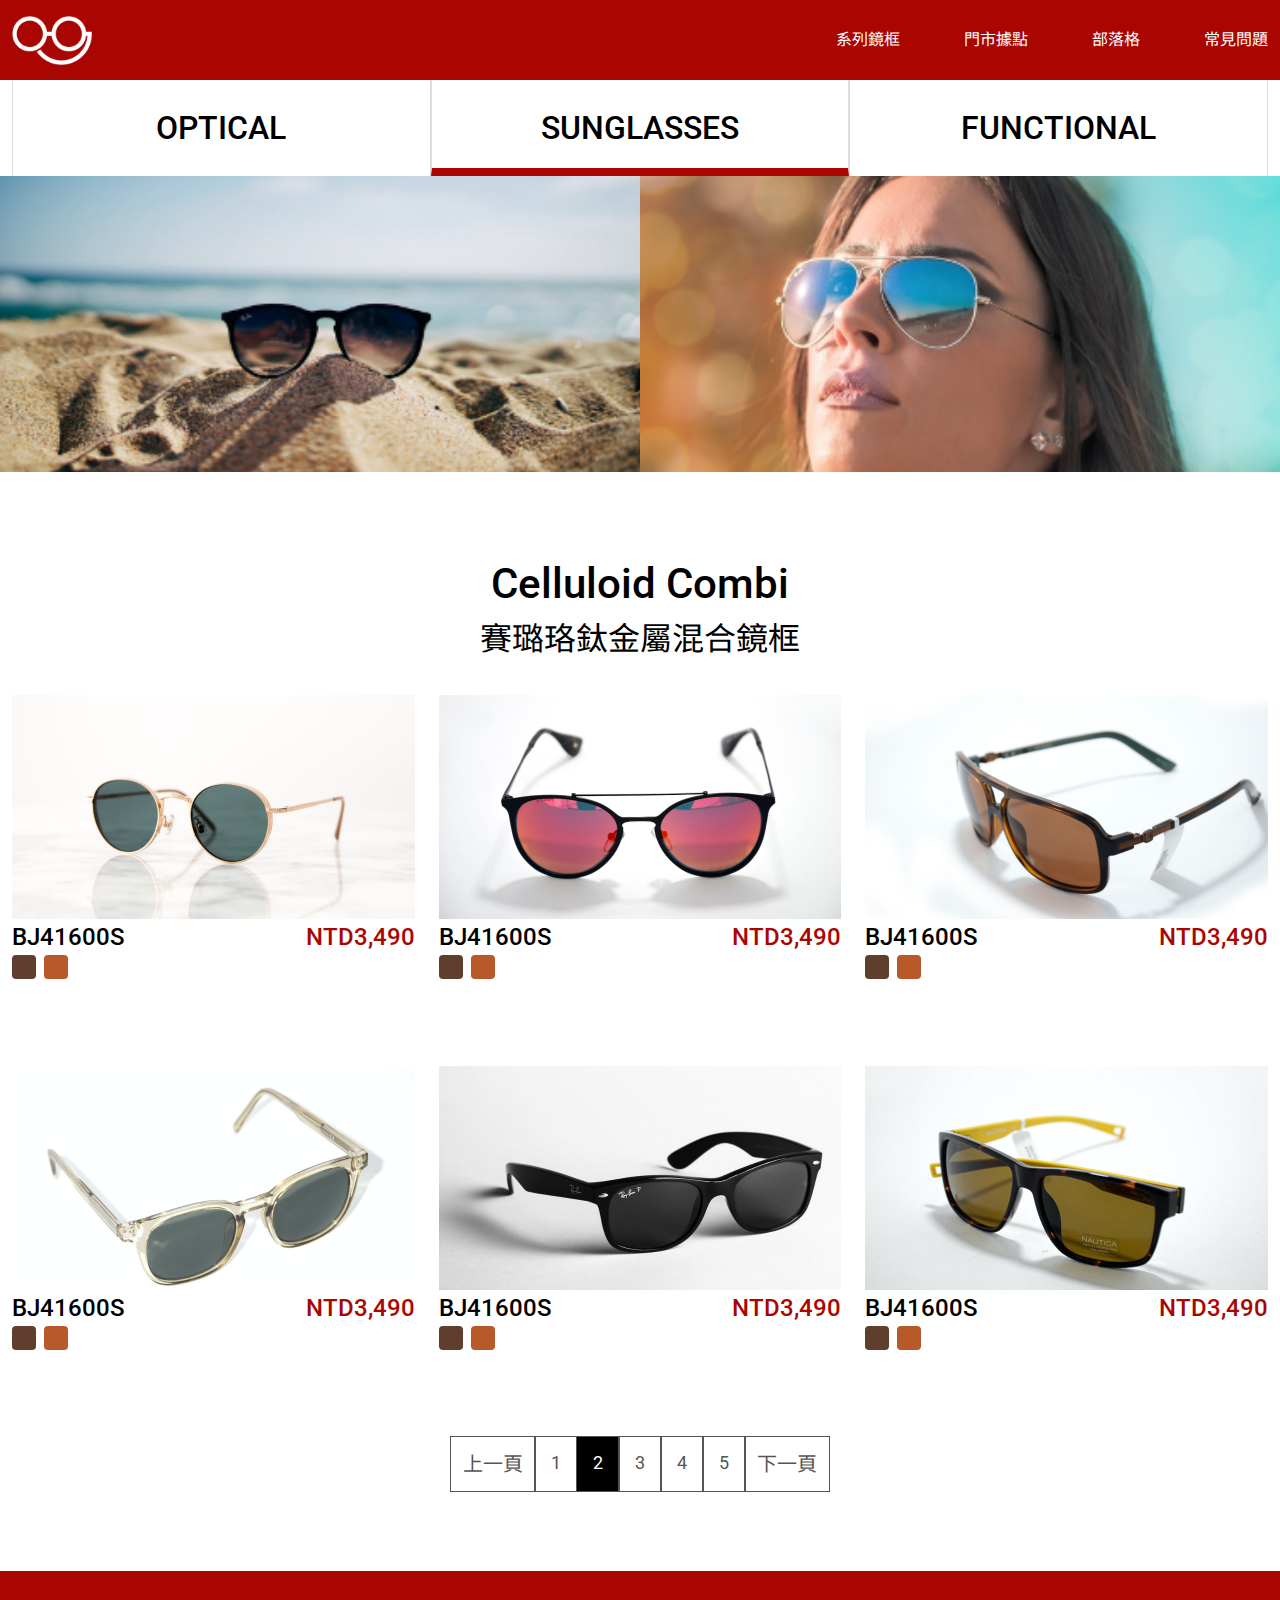
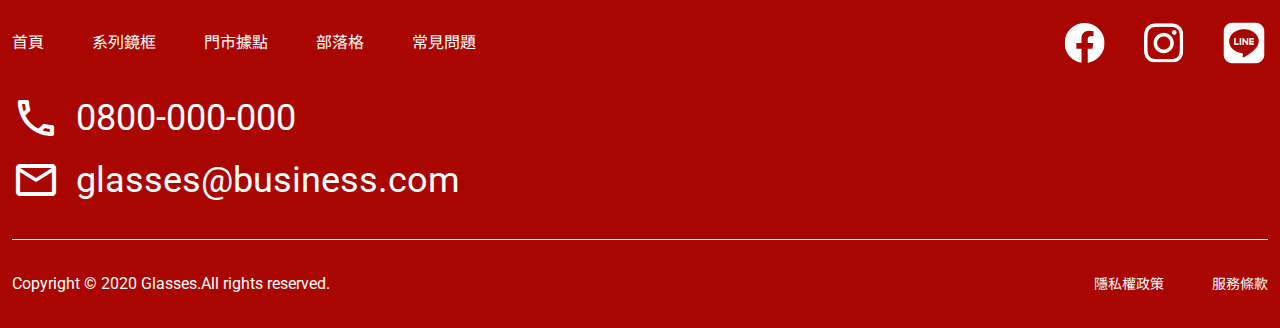
<file: product-sunglasses.html>
<!DOCTYPE html>
<html lang="zh">

<head>
    <meta charset="UTF-8">
    <meta name="viewport" content="width=device-width, initial-scale=1.0">
    <!-- google font -->
    <link rel="preconnect" href="https://fonts.googleapis.com">
    <link rel="preconnect" href="https://fonts.gstatic.com" crossorigin>
    <link
        href="https://fonts.googleapis.com/css2?family=Noto+Sans+TC:wght@400;500;700&family=Roboto:ital,wght@0,400;0,500;0,700;0,900;1,900&display=swap"
        rel="stylesheet">
    <!-- google icon -->
    <link
        href="https://fonts.googleapis.com/css?family=Material+Icons%7CMaterial+Icons+Outlined%7CMaterial+Icons+Two+Tone%7CMaterial+Icons+Round%7CMaterial+Icons+Sharp"
        rel="stylesheet">
    <link rel="shortcut icon" href="./img/favicon.ico" type="image/x-icon">
    <link rel="stylesheet" href="scss/all.css">
    <title>GLASSES | PRODUCT | OPTICAL</title>
</head>

<body>
    <nav>
        <div class="container d-flex justify-content-between align-items-center ">
            <h1 class="py-1"><a href="index.html">GLASSES</a></h1>
            <ul class="d-flex menu">
                <li class="mr-9"><a href="./product.html" class="link-hover">系列鏡框</a></li>
                <li class="mr-9"><a href="./shop.html" class="link-hover">門市據點</a></li>
                <li class="mr-9"><a href="./blog.html" class="link-hover">部落格</a></li>
                <li><a href="./faq.html" class="link-hover">常見問題</a></li>
            </ul>
        </div>
    </nav>

    <ul class="container product-menu d-flex justify-content-between">
        <li><a href="./product.html" class="pt-5 pb-4 fz-5 fw-2 text-align-center">OPTICAL</a></li>
        <li class="product-menu-active"><a href="./product-sunglasses.html" class="pt-5 pb-4  fz-5 fw-2 text-align-center">SUNGLASSES</a></li>
        <li><a href="" class="py-5 fz-5 fw-2 text-align-center">FUNCTIONAL</a></li>
    </ul>
    <header class="product-banner d-flex">
        <img src="./img/product-header-3.png" srcset="./img/product-header-sm-3.png 992w" alt="product banner">
        <img src="./img/product-header-4.png" srcset="./img/product-header-sm-4.png 992w" alt="product banner">
    </header>

    <div class="container py-10 product product-sunglasses">
        <h2 class="fz-7 fw-2 text-align-center">Celluloid Combi</h2>
        <p class="fz-5 text-align-center mb-6">賽璐珞鈦金屬混合鏡框</p>
        <ul class="d-flex justify-content-between flex-wrap product-list-sunglasses pb-10">
            <li>
                <img src="./img/product-7.png" alt="product sunglasses">
                <div class="product-text d-flex justify-content-between">
                    <h3>BJ41600S</h3>
                    <p>NTD3,490</p>
                </div>
                <div class="product-color"><span class="product-color-brown"></span><span class="product-color-orange"></span></div>
            </li>
            <li>
                <img src="./img/product-8.png" alt="product sunglasses">
                <div class="product-text d-flex justify-content-between">
                    <h3>BJ41600S</h3>
                    <p>NTD3,490</p>
                </div>
                <div class="product-color"><span class="product-color-brown"></span><span class="product-color-orange"></span></div>
            </li>
            <li>
                <img src="./img/product-9.png" alt="product sunglasses">
                <div class="product-text d-flex justify-content-between">
                    <h3>BJ41600S</h3>
                    <p>NTD3,490</p>
                </div>
                <div class="product-color"><span class="product-color-brown"></span><span class="product-color-orange"></span></div>
            </li>
            <li>
                <img src="./img/product-10.png" alt="product sunglasses">
                <div class="product-text d-flex justify-content-between">
                    <h3>BJ41600S</h3>
                    <p>NTD3,490</p>
                </div>
                <div class="product-color"><span class="product-color-brown"></span><span class="product-color-orange"></span></div>
            </li>
            <li>
                <img src="./img/product-11.png" alt="product sunglasses">
                <div class="product-text d-flex justify-content-between">
                    <h3>BJ41600S</h3>
                    <p>NTD3,490</p>
                </div>
                <div class="product-color"><span class="product-color-brown"></span><span class="product-color-orange"></span></div>
            </li>
            <li>
                <img src="./img/product-12.png" alt="product sunglasses">
                <div class="product-text d-flex justify-content-between">
                    <h3>BJ41600S</h3>
                    <p>NTD3,490</p>
                </div>
                <div class="product-color"><span class="product-color-brown"></span><span class="product-color-orange"></span></div>
            </li>
        </ul>

        <ul class="paginagtion d-flex justify-content-center">
            <li class="page-switch"><a href="#">上一頁</a></li>
            <li class="page-index"><a href="#">1</a></li>
            <li class="page-index active"><a href="#">2</a></li>
            <li class="page-index"><a href="#">3</a></li>
            <li class="page-index"><a href="#">4</a></li>
            <li class="page-index"><a href="#">5</a></li>
            <li class="page-switch"><a href="#">下一頁</a></li>
        </ul>
    </div>

    <footer class="footer">
        <div class="container pt-8 pb-6 d-flex flex-direction-column">
            <div class="d-flex justify-content-between align-items-center mb-5 footer-top">
                <ul class="d-flex footer-menu justify-content-between">
                    <li><a href="./index.html" class="link-hover">首頁</a></li>
                    <li><a href="./product.html" class="link-hover">系列鏡框</a></li>
                    <li><a href="./shop.html" class="link-hover">門市據點</a></li>
                    <li><a href="./blog.html" class="link-hover">部落格</a></li>
                    <li><a href="./faq.html" class="link-hover">常見問題</a></li>
                </ul>
                <ul class="d-flex footer-social-media justify-content-end">
                    <li><a href="#"><img src="./img/ic-social-fb.png" alt="facebook icon"></a></li>
                    <li><a href="#"><img src="./img/ic_social_ig.png" alt="instagram icon"></a></li>
                    <li><a href="#"><img src="./img/ic_social_line.png" alt="line icon"></a></li>
                </ul>
            </div>
            <div class="d-flex flex-direction-column footer-contact">
                <a href="tel: 0800-000-000" class="fz-6 d-flex align-items-center">
                    <span class="material-icons-outlined fz-8 mr-4">
                        phone
                    </span>
                    0800-000-000
                </a>
                <a href="mailto:glasses@business.com" class="fz-6 d-flex align-items-center">
                    <span class="material-icons-outlined fz-8 mr-4">
                        email
                    </span>
                    glasses@business.com
                </a>
            </div>
        </div>
        <div class="container">
            <span class="line"></span>
        </div>
        <div class="container d-flex justify-content-between py-6 align-items-center">
            <p>Copyright © 2020 Glasses.All rights reserved.</p>
            <ul class="d-flex">
                <li class="fz-0"><a href="#" class="link-hover">隱私權政策</a></li>
                <li class="ml-8 fz-0"><a href="#" class="link-hover">服務條款</a></li>
            </ul>
        </div>
    </footer>
</body>

</html>
</file>
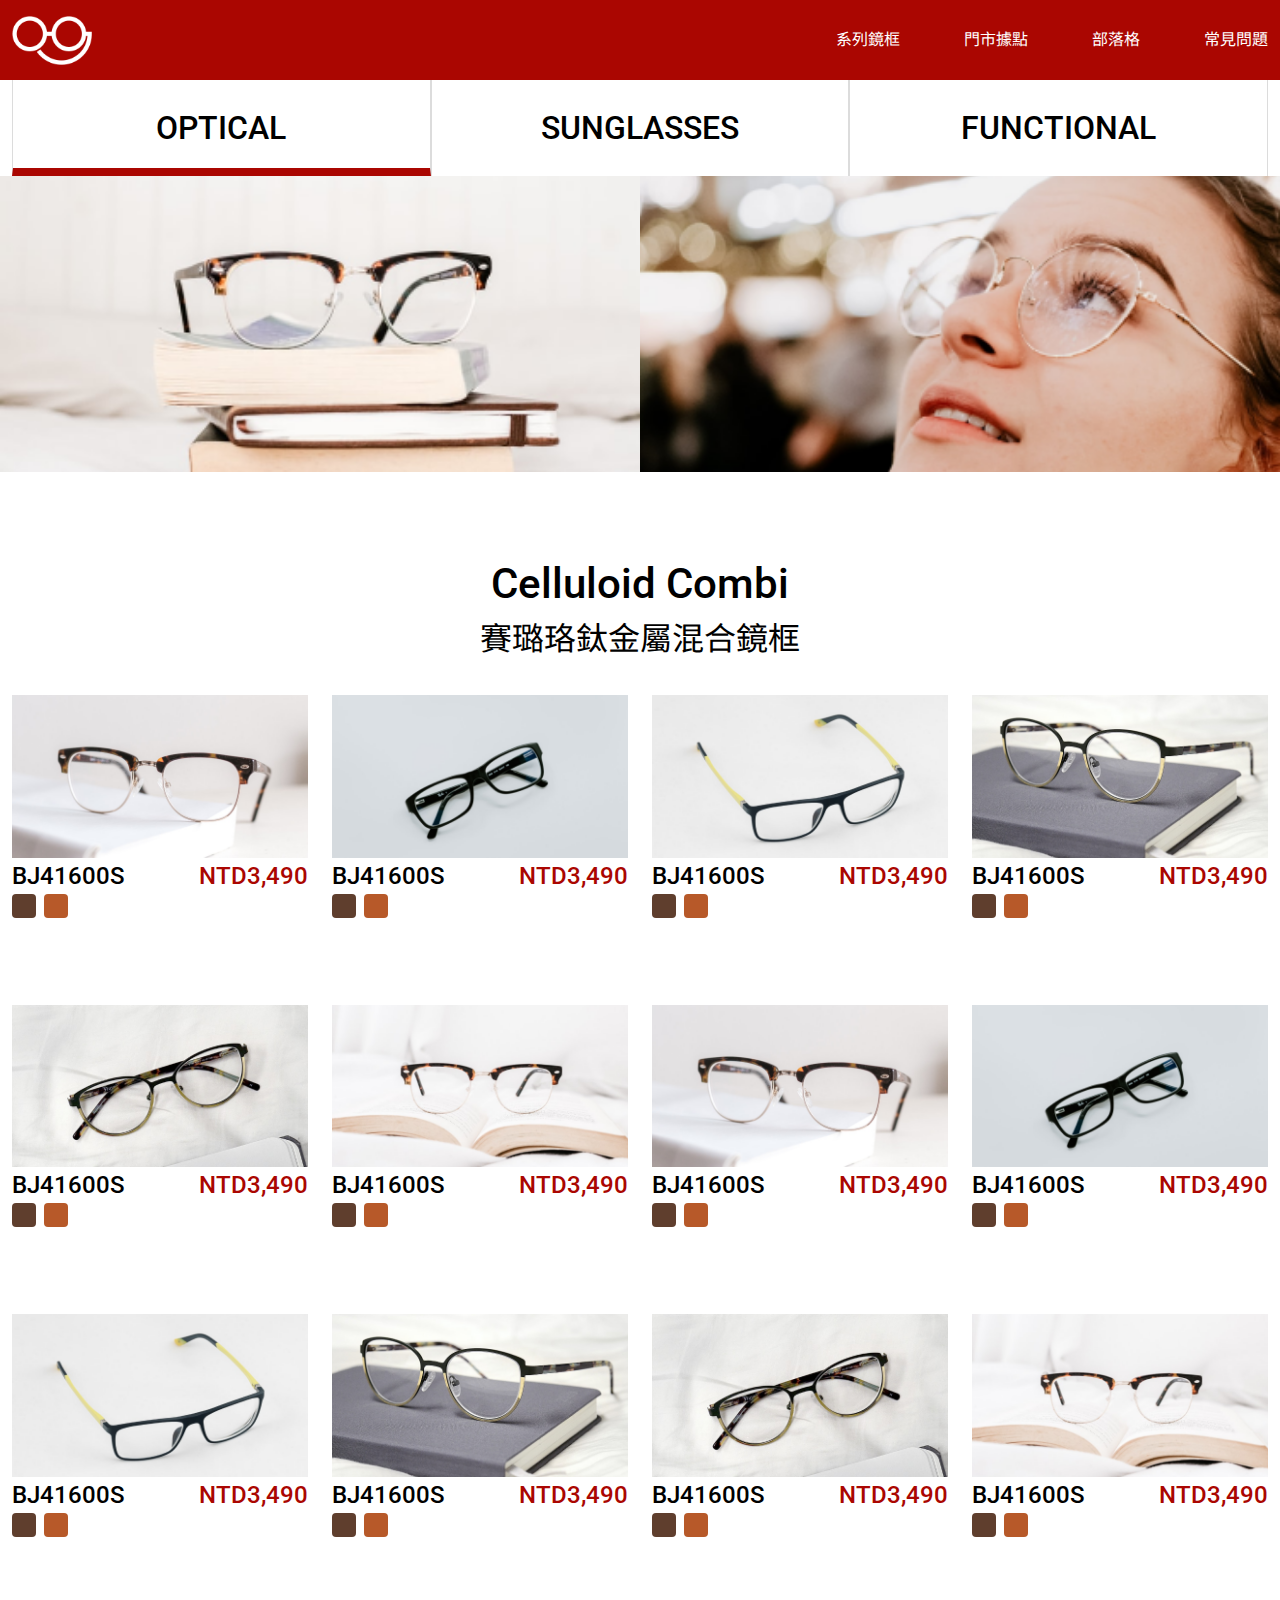
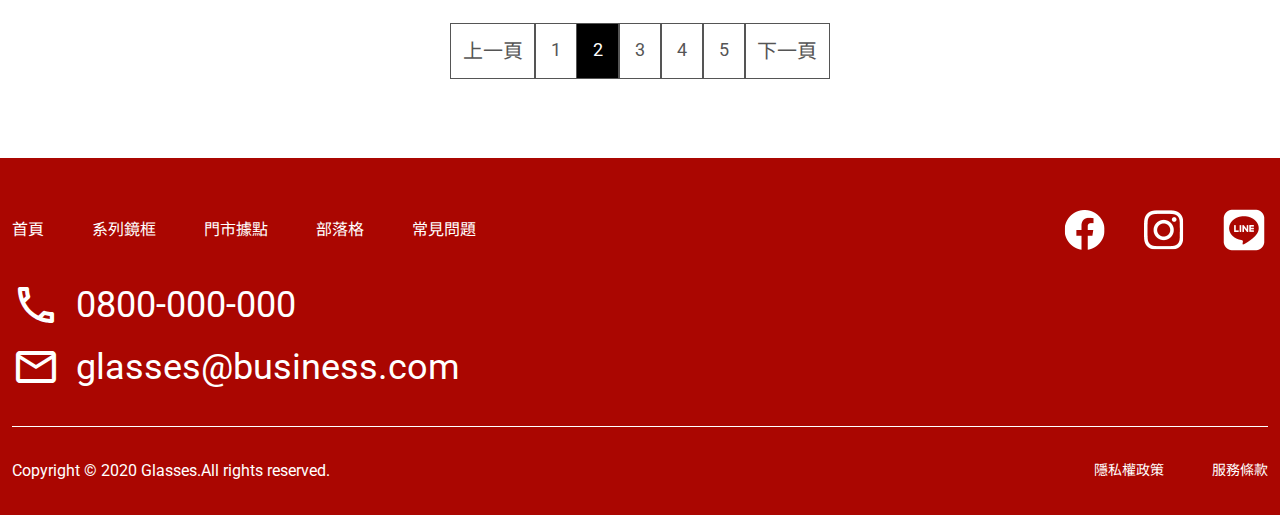
<file: product.html>
<!DOCTYPE html>
<html lang="zh">

<head>
    <meta charset="UTF-8">
    <meta name="viewport" content="width=device-width, initial-scale=1.0">
    <!-- google font -->
    <link rel="preconnect" href="https://fonts.googleapis.com">
    <link rel="preconnect" href="https://fonts.gstatic.com" crossorigin>
    <link
        href="https://fonts.googleapis.com/css2?family=Noto+Sans+TC:wght@400;500;700&family=Roboto:ital,wght@0,400;0,500;0,700;0,900;1,900&display=swap"
        rel="stylesheet">
    <!-- google icon -->
    <link
        href="https://fonts.googleapis.com/css?family=Material+Icons%7CMaterial+Icons+Outlined%7CMaterial+Icons+Two+Tone%7CMaterial+Icons+Round%7CMaterial+Icons+Sharp"
        rel="stylesheet">
    <link rel="shortcut icon" href="./img/favicon.ico" type="image/x-icon">
    <link rel="stylesheet" href="scss/all.css">
    <title>GLASSES | PRODUCT | OPTICAL</title>
</head>

<body>
    <nav>
        <div class="container d-flex justify-content-between align-items-center ">
            <h1 class="py-1"><a href="index.html">GLASSES</a></h1>
            <ul class="d-flex menu">
                <li class="mr-9"><a href="./product.html" class="link-hover">系列鏡框</a></li>
                <li class="mr-9"><a href="./shop.html" class="link-hover">門市據點</a></li>
                <li class="mr-9"><a href="./blog.html" class="link-hover">部落格</a></li>
                <li><a href="./faq.html" class="link-hover">常見問題</a></li>
            </ul>
        </div>
    </nav>

    <ul class="container product-menu d-flex justify-content-between">
        <li class="product-menu-active"><a href="./product.html" class="pt-5 pb-4 fz-5 fw-2 text-align-center">OPTICAL</a></li>
        <li><a href="./product-sunglasses.html" class="py-5 fz-5 fw-2 text-align-center">SUNGLASSES</a></li>
        <li><a href="" class="py-5 fz-5 fw-2 text-align-center">FUNCTIONAL</a></li>
    </ul>
    <header class="product-banner d-flex">
        <img src="./img/product-header-1.png" srcset="./img/product-header-sm-1.png 992w" alt="product banner">
        <img src="./img/product-header-2.png" srcset="./img/product-header-sm-2.png 992w" alt="product banner">
    </header>

    <div class="container py-10 product">
        <h2 class="fz-7 fw-2 text-align-center">Celluloid Combi</h2>
        <p class="fz-5 text-align-center mb-6">賽璐珞鈦金屬混合鏡框</p>
        <ul class="d-flex justify-content-between flex-wrap product-list pb-10">
            <li>
                <img src="./img/product-1.png" alt="product glasses">
                <div class="product-text d-flex justify-content-between">
                    <h3>BJ41600S</h3>
                    <p>NTD3,490</p>
                </div>
                <div class="product-color"><span class="product-color-brown"></span><span class="product-color-orange"></span></div>
            </li>
            <li>
                <img src="./img/product-2.png" alt="product glasses">
                <div class="product-text d-flex justify-content-between">
                    <h3>BJ41600S</h3>
                    <p>NTD3,490</p>
                </div>
                <div class="product-color"><span class="product-color-brown"></span><span class="product-color-orange"></span></div>
            </li>
            <li>
                <img src="./img/product-3.png" alt="product glasses">
                <div class="product-text d-flex justify-content-between">
                    <h3>BJ41600S</h3>
                    <p>NTD3,490</p>
                </div>
                <div class="product-color"><span class="product-color-brown"></span><span class="product-color-orange"></span></div>
            </li>
            <li>
                <img src="./img/product-4.png" alt="product glasses">
                <div class="product-text d-flex justify-content-between">
                    <h3>BJ41600S</h3>
                    <p>NTD3,490</p>
                </div>
                <div class="product-color"><span class="product-color-brown"></span><span class="product-color-orange"></span></div>
            </li>
            <li>
                <img src="./img/product-5.png" alt="product glasses">
                <div class="product-text d-flex justify-content-between">
                    <h3>BJ41600S</h3>
                    <p>NTD3,490</p>
                </div>
                <div class="product-color"><span class="product-color-brown"></span><span class="product-color-orange"></span></div>
            </li>
            <li>
                <img src="./img/product-6.png" alt="product glasses">
                <div class="product-text d-flex justify-content-between">
                    <h3>BJ41600S</h3>
                    <p>NTD3,490</p>
                </div>
                <div class="product-color"><span class="product-color-brown"></span><span class="product-color-orange"></span></div>
            </li>
            <li>
                <img src="./img/product-1.png" alt="product glasses">
                <div class="product-text d-flex justify-content-between">
                    <h3>BJ41600S</h3>
                    <p>NTD3,490</p>
                </div>
                <div class="product-color"><span class="product-color-brown"></span><span class="product-color-orange"></span></div>
            </li>
            <li>
                <img src="./img/product-2.png" alt="product glasses">
                <div class="product-text d-flex justify-content-between">
                    <h3>BJ41600S</h3>
                    <p>NTD3,490</p>
                </div>
                <div class="product-color"><span class="product-color-brown"></span><span class="product-color-orange"></span></div>
            </li>
            <li>
                <img src="./img/product-3.png" alt="product glasses">
                <div class="product-text d-flex justify-content-between">
                    <h3>BJ41600S</h3>
                    <p>NTD3,490</p>
                </div>
                <div class="product-color"><span class="product-color-brown"></span><span class="product-color-orange"></span></div>
            </li>
            <li>
                <img src="./img/product-4.png" alt="product glasses">
                <div class="product-text d-flex justify-content-between">
                    <h3>BJ41600S</h3>
                    <p>NTD3,490</p>
                </div>
                <div class="product-color"><span class="product-color-brown"></span><span class="product-color-orange"></span></div>
            </li>
            <li>
                <img src="./img/product-5.png" alt="product glasses">
                <div class="product-text d-flex justify-content-between">
                    <h3>BJ41600S</h3>
                    <p>NTD3,490</p>
                </div>
                <div class="product-color"><span class="product-color-brown"></span><span class="product-color-orange"></span></div>
            </li>
            <li>
                <img src="./img/product-6.png" alt="product glasses">
                <div class="product-text d-flex justify-content-between">
                    <h3>BJ41600S</h3>
                    <p>NTD3,490</p>
                </div>
                <div class="product-color"><span class="product-color-brown"></span><span class="product-color-orange"></span></div>
            </li>
        </ul>

        <ul class="paginagtion d-flex justify-content-center">
            <li class="page-switch"><a href="#">上一頁</a></li>
            <li class="page-index"><a href="#">1</a></li>
            <li class="page-index active"><a href="#">2</a></li>
            <li class="page-index"><a href="#">3</a></li>
            <li class="page-index"><a href="#">4</a></li>
            <li class="page-index"><a href="#">5</a></li>
            <li class="page-switch"><a href="#">下一頁</a></li>
        </ul>
    </div>

    <footer class="footer">
        <div class="container pt-8 pb-6 d-flex flex-direction-column">
            <div class="d-flex justify-content-between align-items-center mb-5 footer-top">
                <ul class="d-flex footer-menu justify-content-between">
                    <li><a href="./index.html" class="link-hover">首頁</a></li>
                    <li><a href="./product.html" class="link-hover">系列鏡框</a></li>
                    <li><a href="./shop.html" class="link-hover">門市據點</a></li>
                    <li><a href="./blog.html" class="link-hover">部落格</a></li>
                    <li><a href="./faq.html" class="link-hover">常見問題</a></li>
                </ul>
                <ul class="d-flex footer-social-media justify-content-end">
                    <li><a href="#"><img src="./img/ic-social-fb.png" alt="facebook icon"></a></li>
                    <li><a href="#"><img src="./img/ic_social_ig.png" alt="instagram icon"></a></li>
                    <li><a href="#"><img src="./img/ic_social_line.png" alt="line icon"></a></li>
                </ul>
            </div>
            <div class="d-flex flex-direction-column footer-contact">
                <a href="tel: 0800-000-000" class="fz-6 d-flex align-items-center">
                    <span class="material-icons-outlined fz-8 mr-4">
                        phone
                    </span>
                    0800-000-000
                </a>
                <a href="mailto:glasses@business.com" class="fz-6 d-flex align-items-center">
                    <span class="material-icons-outlined fz-8 mr-4">
                        email
                    </span>
                    glasses@business.com
                </a>
            </div>
        </div>
        <div class="container">
            <span class="line"></span>
        </div>
        <div class="container d-flex justify-content-between py-6 align-items-center">
            <p>Copyright © 2020 Glasses.All rights reserved.</p>
            <ul class="d-flex">
                <li class="fz-0"><a href="#" class="link-hover">隱私權政策</a></li>
                <li class="ml-8 fz-0"><a href="#" class="link-hover">服務條款</a></li>
            </ul>
        </div>
    </footer>
</body>

</html>
</file>
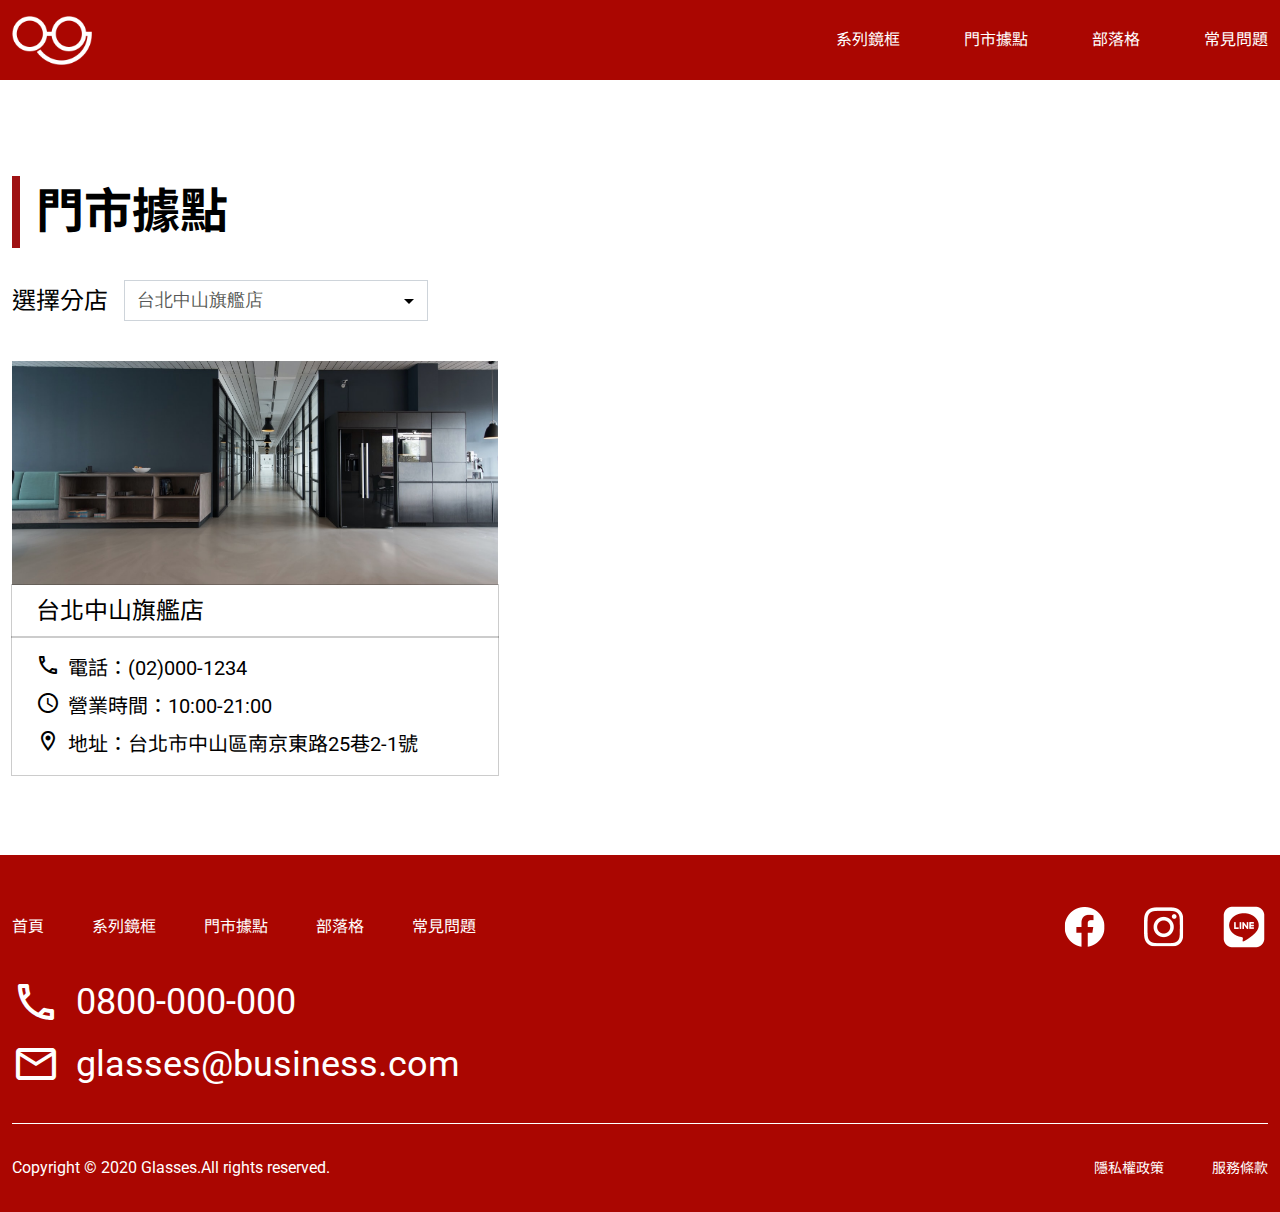
<file: shop-info.html>
<!DOCTYPE html>
<html lang="zh">

<head>
    <meta charset="UTF-8">
    <meta name="viewport" content="width=device-width, initial-scale=1.0">
    <!-- google font -->
    <link rel="preconnect" href="https://fonts.googleapis.com">
    <link rel="preconnect" href="https://fonts.gstatic.com" crossorigin>
    <link
        href="https://fonts.googleapis.com/css2?family=Noto+Sans+TC:wght@400;500;700&family=Roboto:ital,wght@0,400;0,500;0,700;0,900;1,900&display=swap"
        rel="stylesheet">
    <!-- google icon -->
    <link
        href="https://fonts.googleapis.com/css?family=Material+Icons%7CMaterial+Icons+Outlined%7CMaterial+Icons+Two+Tone%7CMaterial+Icons+Round%7CMaterial+Icons+Sharp"
        rel="stylesheet">
    <link rel="shortcut icon" href="./img/favicon.ico" type="image/x-icon">
    <link rel="stylesheet" href="scss/all.css">
    <title>GLASSES | SHOP | 台北中山旗艦店</title>
</head>

<body>
    <nav>
        <div class="container d-flex justify-content-between align-items-center ">
            <h1 class="py-1"><a href="index.html">GLASSES</a></h1>
            <ul class="d-flex menu">
                <li class="mr-9"><a href="./product.html" class="link-hover">系列鏡框</a></li>
                <li class="mr-9"><a href="./shop.html" class="link-hover">門市據點</a></li>
                <li class="mr-9"><a href="./blog.html" class="link-hover">部落格</a></li>
                <li><a href="./faq.html" class="link-hover">常見問題</a></li>
            </ul>
        </div>
    </nav>

    <div class="container">
        <h2 class="page-title fz-8 fw-3 pl-4 mt-11 mb-6">門市據點</h2>
        <div class="area-dropdown d-flex align-items-center mb-7">
            <label for="store" class="fz-4 mr-4">選擇分店</label>
            <select name="store" id="store" class="fz-2">
                <option value="">台北中山旗艦店</option>
                <option value="">台北綠園店</option>
                <option value="">台中清水旗艦店</option>
                <option value="">高雄中正形象店</option>
                <option value="">高雄夢時代店</option>
            </select>
        </div>

    </div>
    <div class="container d-flex pb-10 store">
        <div class="store-content d-flex flex-direction-column">
            <div class="store-img">
                <img src="./img/store-1.png" alt="台北中山旗艦店">
            </div>
            <div class="store-text">
                <h3 class="fz-4 py-2 px-5">台北中山旗艦店</h3>
                <div class="store-info d-flex flex-direction-column fz-3 py-4 px-5">
                    <a href="tel:+886-2-0001234" class="d-flex">
                        <span class="material-icons-outlined">
                            phone
                        </span>電話：(02)000-1234</a>
                    <a href="" class="d-flex">
                        <span class="material-icons-outlined">
                            schedule
                        </span>營業時間：10:00-21:00</a>
                    <a href="" class="d-flex">
                        <span class="material-icons-outlined">
                            location_on
                        </span>地址：台北市中山區南京東路25巷2-1號</a>
                </div>
            </div>

        </div>
        <div class="store-map">
            <iframe
                src="https://www.google.com/maps/embed?pb=!1m18!1m12!1m3!1d3614.1938729033814!2d121.58451357496861!3d25.06141727779863!2m3!1f0!2f0!3f0!3m2!1i1024!2i768!4f13.1!3m3!1m2!1s0x3442ab7e5d54f56d%3A0xd9f669d66f4a026d!2zMTE05Y-w5YyX5biC5YWn5rmW5Y2A5Y2X5Lqs5p2x6Lev5YWt5q61IFNlY3Rpb24gNjI16Jmf!5e0!3m2!1szh-TW!2stw!4v1691301570028!5m2!1szh-TW!2stw"
                style="border:0;" allowfullscreen="" loading="lazy"
                referrerpolicy="no-referrer-when-downgrade"></iframe>
        </div>

    </div>

    <footer class="footer">
        <div class="container pt-8 pb-6 d-flex flex-direction-column">
            <div class="d-flex justify-content-between align-items-center mb-5 footer-top">
                <ul class="d-flex footer-menu justify-content-between">
                    <li><a href="./index.html" class="link-hover">首頁</a></li>
                    <li><a href="./product.html" class="link-hover">系列鏡框</a></li>
                    <li><a href="./shop.html" class="link-hover">門市據點</a></li>
                    <li><a href="./blog.html" class="link-hover">部落格</a></li>
                    <li><a href="./faq.html" class="link-hover">常見問題</a></li>
                </ul>
                <ul class="d-flex footer-social-media justify-content-end">
                    <li><a href="#"><img src="./img/ic-social-fb.png" alt="facebook icon"></a></li>
                    <li><a href="#"><img src="./img/ic_social_ig.png" alt="instagram icon"></a></li>
                    <li><a href="#"><img src="./img/ic_social_line.png" alt="line icon"></a></li>
                </ul>
            </div>
            <div class="d-flex flex-direction-column footer-contact">
                <a href="tel: 0800-000-000" class="fz-6 d-flex align-items-center">
                    <span class="material-icons-outlined fz-8 mr-4">
                        phone
                    </span>
                    0800-000-000
                </a>
                <a href="mailto:glasses@business.com" class="fz-6 d-flex align-items-center">
                    <span class="material-icons-outlined fz-8 mr-4">
                        email
                    </span>
                    glasses@business.com
                </a>
            </div>
        </div>
        <div class="container">
            <span class="line"></span>
        </div>
        <div class="container d-flex justify-content-between py-6 align-items-center">
            <p>Copyright © 2020 Glasses.All rights reserved.</p>
            <ul class="d-flex">
                <li class="fz-0"><a href="#" class="link-hover">隱私權政策</a></li>
                <li class="ml-8 fz-0"><a href="#" class="link-hover">服務條款</a></li>
            </ul>
        </div>
    </footer>
</body>

</html>
</file>
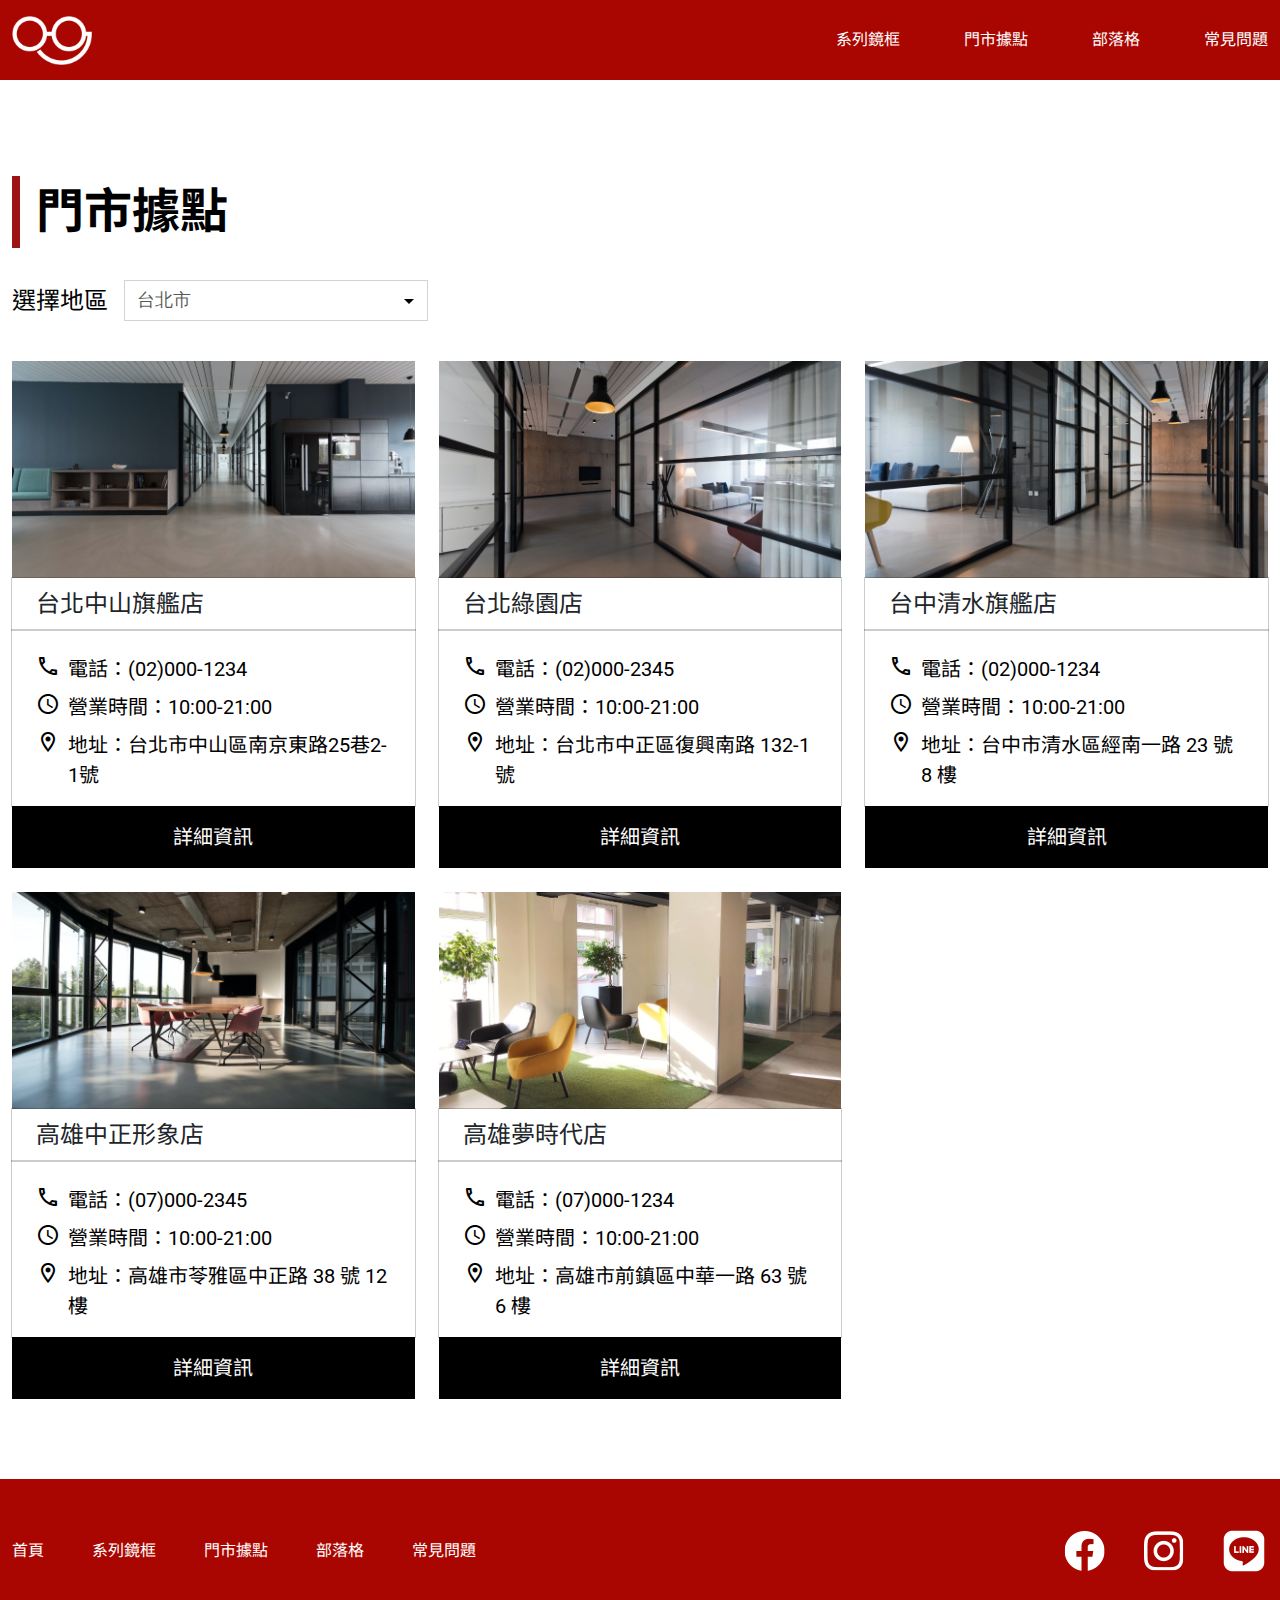
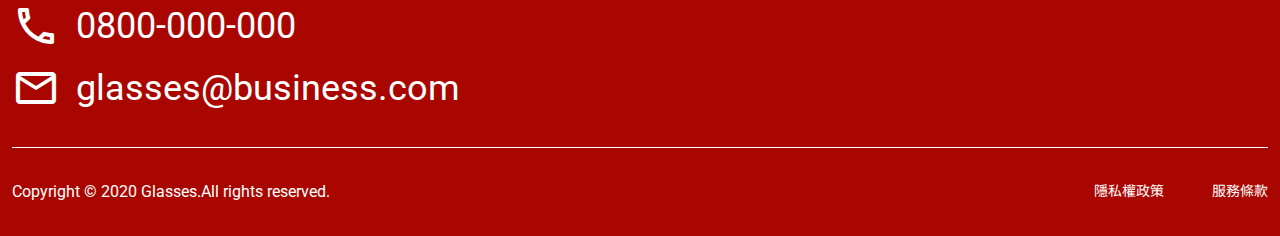
<file: shop.html>
<!DOCTYPE html>
<html lang="zh">

<head>
    <meta charset="UTF-8">
    <meta name="viewport" content="width=device-width, initial-scale=1.0">
    <!-- google font -->
    <link rel="preconnect" href="https://fonts.googleapis.com">
    <link rel="preconnect" href="https://fonts.gstatic.com" crossorigin>
    <link
        href="https://fonts.googleapis.com/css2?family=Noto+Sans+TC:wght@400;500;700&family=Roboto:ital,wght@0,400;0,500;0,700;0,900;1,900&display=swap"
        rel="stylesheet">
    <!-- google icon -->
    <link
        href="https://fonts.googleapis.com/css?family=Material+Icons%7CMaterial+Icons+Outlined%7CMaterial+Icons+Two+Tone%7CMaterial+Icons+Round%7CMaterial+Icons+Sharp"
        rel="stylesheet">
    <link rel="shortcut icon" href="./img/favicon.ico" type="image/x-icon">
    <link rel="stylesheet" href="scss/all.css">
    <title>GLASSES | SHOP</title>
</head>

<body>
    <nav>
        <div class="container d-flex justify-content-between align-items-center ">
            <h1 class="py-1"><a href="index.html">GLASSES</a></h1>
            <ul class="d-flex menu">
                <li class="mr-9"><a href="./product.html" class="link-hover">系列鏡框</a></li>
                <li class="mr-9"><a href="./shop.html" class="link-hover">門市據點</a></li>
                <li class="mr-9"><a href="./blog.html" class="link-hover">部落格</a></li>
                <li><a href="./faq.html" class="link-hover">常見問題</a></li>
            </ul>
        </div>
    </nav>

    <div class="container">
        <h2 class="page-title fz-8 fw-3 pl-4 mt-11 mb-6">門市據點</h2>
        <div class="area-dropdown d-flex align-items-center mb-7">
            <label for="area" class="fz-4 mr-4">選擇地區</label>
            <select name="area" id="area" class="fz-2">
                <option value="">台北市</option>
                <option value="">台中市</option>
                <option value="">高雄市</option>
            </select>
        </div>

    </div>
    <ul class="shop container pb-10 d-flex flex-wrap">
        <li>
            <a href="./shop-info.html">
                <div class="shop-img">
                    <img src="./img/store-1.png" alt="台北中山旗艦店">
                </div>
                <h3 class="fz-4 py-2 px-5">台北中山旗艦店</h3>
                <div class="shop-info d-flex flex-direction-column">
                    <a href="tel:+886-2-0001234" class="d-flex">
                        <span class="material-icons-outlined">
                            phone
                        </span>電話：(02)000-1234</a>
                    <a href="" class="d-flex">
                        <span class="material-icons-outlined">
                            schedule
                        </span>營業時間：10:00-21:00</a>
                    <a href="" class="d-flex">
                        <span class="material-icons-outlined">
                            location_on
                        </span>地址：台北市中山區南京東路25巷2-1號</a>
                </div>
                <a href="./shop-info.html" class="shop-more fz-3 text-align-center py-4">詳細資訊</a>
            </a>
        </li>
        <li>
            <a href="">
                <div class="shop-img">
                    <img src="./img/store-2.png" alt="台北綠園店">
                </div>
                <h3 class="fz-4 py-2 px-5">台北綠園店</h3>
                <div class="shop-info d-flex flex-direction-column">
                    <a href="tel:+886-2-0002345" class="d-flex">
                        <span class="material-icons-outlined">
                            phone
                        </span>電話：(02)000-2345</a>
                    <a href="" class="d-flex">
                        <span class="material-icons-outlined">
                            schedule
                        </span>營業時間：10:00-21:00</a>
                    <a href="" class="d-flex">
                        <span class="material-icons-outlined">
                            location_on
                        </span>地址：台北市中正區復興南路 132-1 號</a>
                </div>
                <a href="./shop-info.html" class="shop-more fz-3 text-align-center py-4">詳細資訊</a>
            </a>
        </li>
        <li>
            <a href="">
                <div class="shop-img">
                    <img src="./img/store-3.png" alt="台中清水旗艦店">
                </div>
                <h3 class="fz-4 py-2 px-5">台中清水旗艦店</h3>
                <div class="shop-info d-flex flex-direction-column">
                    <a href="tel:+886-2-0001234" class="d-flex">
                        <span class="material-icons-outlined">
                            phone
                        </span>電話：(02)000-1234</a>
                    <a href="" class="d-flex">
                        <span class="material-icons-outlined">
                            schedule
                        </span>營業時間：10:00-21:00</a>
                    <a href="" class="d-flex">
                        <span class="material-icons-outlined">
                            location_on
                        </span>地址：台中市清水區經南一路 23 號 8 樓</a>
                </div>
                <a href="./shop-info.html" class="shop-more fz-3 text-align-center py-4">詳細資訊</a>
            </a>
        </li>
        <li>
            <a href="">
                <div class="shop-img">
                    <img src="./img/store-4.png" alt="高雄中正形象店">
                </div>
                <h3 class="fz-4 py-2 px-5">高雄中正形象店</h3>
                <div class="shop-info d-flex flex-direction-column">
                    <a href="tel:+886-2-0002345" class="d-flex">
                        <span class="material-icons-outlined">
                            phone
                        </span>電話：(07)000-2345</a>
                    <a href="" class="d-flex">
                        <span class="material-icons-outlined">
                            schedule
                        </span>營業時間：10:00-21:00</a>
                    <a href="" class="d-flex">
                        <span class="material-icons-outlined">
                            location_on
                        </span>地址：高雄市苓雅區中正路 38 號 12 樓</a>
                </div>
                <a href="./shop-info.html" class="shop-more fz-3 text-align-center py-4">詳細資訊</a>
            </a>
        </li>
        <li>
            <a href="">
                <div class="shop-img">
                    <img src="./img/store-5.png" alt="高雄夢時代店">
                </div>
                <h3 class="fz-4 py-2 px-5">高雄夢時代店</h3>
                <div class="shop-info d-flex flex-direction-column">
                    <a href="tel:+886-2-0001234" class="d-flex">
                        <span class="material-icons-outlined">
                            phone
                        </span>電話：(07)000-1234</a>
                    <a href="" class="d-flex">
                        <span class="material-icons-outlined">
                            schedule
                        </span>營業時間：10:00-21:00</a>
                    <a href="" class="d-flex">
                        <span class="material-icons-outlined">
                            location_on
                        </span>地址：高雄市前鎮區中華一路 63 號 6 樓</a>
                </div>
                <a href="./shop-info.html" class="shop-more fz-3 text-align-center py-4">詳細資訊</a>
            </a>
        </li>
    </ul>

    <footer class="footer">
        <div class="container pt-8 pb-6 d-flex flex-direction-column">
            <div class="d-flex justify-content-between align-items-center mb-5 footer-top">
                <ul class="d-flex footer-menu justify-content-between">
                    <li><a href="./index.html" class="link-hover">首頁</a></li>
                    <li><a href="./product.html" class="link-hover">系列鏡框</a></li>
                    <li><a href="./shop.html" class="link-hover">門市據點</a></li>
                    <li><a href="./blog.html" class="link-hover">部落格</a></li>
                    <li><a href="./faq.html" class="link-hover">常見問題</a></li>
                </ul>
                <ul class="d-flex footer-social-media justify-content-end">
                    <li><a href="#"><img src="./img/ic-social-fb.png" alt="facebook icon"></a></li>
                    <li><a href="#"><img src="./img/ic_social_ig.png" alt="instagram icon"></a></li>
                    <li><a href="#"><img src="./img/ic_social_line.png" alt="line icon"></a></li>
                </ul>
            </div>
            <div class="d-flex flex-direction-column footer-contact">
                <a href="tel: 0800-000-000" class="fz-6 d-flex align-items-center">
                    <span class="material-icons-outlined fz-8 mr-4">
                        phone
                    </span>
                    0800-000-000
                </a>
                <a href="mailto:glasses@business.com" class="fz-6 d-flex align-items-center">
                    <span class="material-icons-outlined fz-8 mr-4">
                        email
                    </span>
                    glasses@business.com
                </a>
            </div>
        </div>
        <div class="container">
            <span class="line"></span>
        </div>
        <div class="container d-flex justify-content-between py-6 align-items-center">
            <p>Copyright © 2020 Glasses.All rights reserved.</p>
            <ul class="d-flex">
                <li class="fz-0"><a href="#" class="link-hover">隱私權政策</a></li>
                <li class="ml-8 fz-0"><a href="#" class="link-hover">服務條款</a></li>
            </ul>
        </div>
    </footer>
</body>

</html>
</file>
<file: scss/all.css>
.fz-0 {
  font-size: 0.875rem;
}

.fz-1 {
  font-size: 1rem;
}

.fz-2 {
  font-size: 1.125rem;
}

.fz-3 {
  font-size: 1.25rem;
}

.fz-4 {
  font-size: 1.5rem;
}

.fz-5 {
  font-size: 2rem;
}

.fz-6 {
  font-size: 2.25rem;
}

.fz-7 {
  font-size: 2.625rem;
}

.fz-8 {
  font-size: 3rem;
}

.fz-9 {
  font-size: 4rem;
}

.fw-1 {
  font-weight: 400;
}

.fw-2 {
  font-weight: 500;
}

.fw-3 {
  font-weight: 700;
}

.fw-4 {
  font-weight: 900;
}

.fs-italic {
  font-style: italic;
}

.text-align-center {
  text-align: center;
}

.mt-1 {
  margin-top: 4px;
}

.mb-1 {
  margin-bottom: 4px;
}

.ml-1 {
  margin-left: 4px;
}

.mr-1 {
  margin-right: 4px;
}

.mx-1 {
  margin-right: 4px;
  margin-left: 4px;
}

.my-1 {
  margin-top: 4px;
  margin-bottom: 4px;
}

.pt-1 {
  padding-top: 4px;
}

.pb-1 {
  padding-bottom: 4px;
}

.pl-1 {
  padding-left: 4px;
}

.pr-1 {
  padding-right: 4px;
}

.px-1 {
  padding-left: 4px;
  padding-right: 4px;
}

.py-1 {
  padding-top: 4px;
  padding-bottom: 4px;
}

.mt-2 {
  margin-top: 8px;
}

.mb-2 {
  margin-bottom: 8px;
}

.ml-2 {
  margin-left: 8px;
}

.mr-2 {
  margin-right: 8px;
}

.mx-2 {
  margin-right: 8px;
  margin-left: 8px;
}

.my-2 {
  margin-top: 8px;
  margin-bottom: 8px;
}

.pt-2 {
  padding-top: 8px;
}

.pb-2 {
  padding-bottom: 8px;
}

.pl-2 {
  padding-left: 8px;
}

.pr-2 {
  padding-right: 8px;
}

.px-2 {
  padding-left: 8px;
  padding-right: 8px;
}

.py-2 {
  padding-top: 8px;
  padding-bottom: 8px;
}

.mt-3 {
  margin-top: 12px;
}

.mb-3 {
  margin-bottom: 12px;
}

.ml-3 {
  margin-left: 12px;
}

.mr-3 {
  margin-right: 12px;
}

.mx-3 {
  margin-right: 12px;
  margin-left: 12px;
}

.my-3 {
  margin-top: 12px;
  margin-bottom: 12px;
}

.pt-3 {
  padding-top: 12px;
}

.pb-3 {
  padding-bottom: 12px;
}

.pl-3 {
  padding-left: 12px;
}

.pr-3 {
  padding-right: 12px;
}

.px-3 {
  padding-left: 12px;
  padding-right: 12px;
}

.py-3 {
  padding-top: 12px;
  padding-bottom: 12px;
}

.mt-4 {
  margin-top: 16px;
}

.mb-4 {
  margin-bottom: 16px;
}

.ml-4 {
  margin-left: 16px;
}

.mr-4 {
  margin-right: 16px;
}

.mx-4 {
  margin-right: 16px;
  margin-left: 16px;
}

.my-4 {
  margin-top: 16px;
  margin-bottom: 16px;
}

.pt-4 {
  padding-top: 16px;
}

.pb-4 {
  padding-bottom: 16px;
}

.pl-4 {
  padding-left: 16px;
}

.pr-4 {
  padding-right: 16px;
}

.px-4 {
  padding-left: 16px;
  padding-right: 16px;
}

.py-4 {
  padding-top: 16px;
  padding-bottom: 16px;
}

.mt-5 {
  margin-top: 24px;
}

.mb-5 {
  margin-bottom: 24px;
}

.ml-5 {
  margin-left: 24px;
}

.mr-5 {
  margin-right: 24px;
}

.mx-5 {
  margin-right: 24px;
  margin-left: 24px;
}

.my-5 {
  margin-top: 24px;
  margin-bottom: 24px;
}

.pt-5 {
  padding-top: 24px;
}

.pb-5 {
  padding-bottom: 24px;
}

.pl-5 {
  padding-left: 24px;
}

.pr-5 {
  padding-right: 24px;
}

.px-5 {
  padding-left: 24px;
  padding-right: 24px;
}

.py-5 {
  padding-top: 24px;
  padding-bottom: 24px;
}

.mt-6 {
  margin-top: 32px;
}

.mb-6 {
  margin-bottom: 32px;
}

.ml-6 {
  margin-left: 32px;
}

.mr-6 {
  margin-right: 32px;
}

.mx-6 {
  margin-right: 32px;
  margin-left: 32px;
}

.my-6 {
  margin-top: 32px;
  margin-bottom: 32px;
}

.pt-6 {
  padding-top: 32px;
}

.pb-6 {
  padding-bottom: 32px;
}

.pl-6 {
  padding-left: 32px;
}

.pr-6 {
  padding-right: 32px;
}

.px-6 {
  padding-left: 32px;
  padding-right: 32px;
}

.py-6 {
  padding-top: 32px;
  padding-bottom: 32px;
}

.mt-7 {
  margin-top: 40px;
}

.mb-7 {
  margin-bottom: 40px;
}

.ml-7 {
  margin-left: 40px;
}

.mr-7 {
  margin-right: 40px;
}

.mx-7 {
  margin-right: 40px;
  margin-left: 40px;
}

.my-7 {
  margin-top: 40px;
  margin-bottom: 40px;
}

.pt-7 {
  padding-top: 40px;
}

.pb-7 {
  padding-bottom: 40px;
}

.pl-7 {
  padding-left: 40px;
}

.pr-7 {
  padding-right: 40px;
}

.px-7 {
  padding-left: 40px;
  padding-right: 40px;
}

.py-7 {
  padding-top: 40px;
  padding-bottom: 40px;
}

.mt-8 {
  margin-top: 48px;
}

.mb-8 {
  margin-bottom: 48px;
}

.ml-8 {
  margin-left: 48px;
}

.mr-8 {
  margin-right: 48px;
}

.mx-8 {
  margin-right: 48px;
  margin-left: 48px;
}

.my-8 {
  margin-top: 48px;
  margin-bottom: 48px;
}

.pt-8 {
  padding-top: 48px;
}

.pb-8 {
  padding-bottom: 48px;
}

.pl-8 {
  padding-left: 48px;
}

.pr-8 {
  padding-right: 48px;
}

.px-8 {
  padding-left: 48px;
  padding-right: 48px;
}

.py-8 {
  padding-top: 48px;
  padding-bottom: 48px;
}

.mt-9 {
  margin-top: 64px;
}

.mb-9 {
  margin-bottom: 64px;
}

.ml-9 {
  margin-left: 64px;
}

.mr-9 {
  margin-right: 64px;
}

.mx-9 {
  margin-right: 64px;
  margin-left: 64px;
}

.my-9 {
  margin-top: 64px;
  margin-bottom: 64px;
}

.pt-9 {
  padding-top: 64px;
}

.pb-9 {
  padding-bottom: 64px;
}

.pl-9 {
  padding-left: 64px;
}

.pr-9 {
  padding-right: 64px;
}

.px-9 {
  padding-left: 64px;
  padding-right: 64px;
}

.py-9 {
  padding-top: 64px;
  padding-bottom: 64px;
}

.mt-10 {
  margin-top: 80px;
}

.mb-10 {
  margin-bottom: 80px;
}

.ml-10 {
  margin-left: 80px;
}

.mr-10 {
  margin-right: 80px;
}

.mx-10 {
  margin-right: 80px;
  margin-left: 80px;
}

.my-10 {
  margin-top: 80px;
  margin-bottom: 80px;
}

.pt-10 {
  padding-top: 80px;
}

.pb-10 {
  padding-bottom: 80px;
}

.pl-10 {
  padding-left: 80px;
}

.pr-10 {
  padding-right: 80px;
}

.px-10 {
  padding-left: 80px;
  padding-right: 80px;
}

.py-10 {
  padding-top: 80px;
  padding-bottom: 80px;
}

.mt-11 {
  margin-top: 96px;
}

.mb-11 {
  margin-bottom: 96px;
}

.ml-11 {
  margin-left: 96px;
}

.mr-11 {
  margin-right: 96px;
}

.mx-11 {
  margin-right: 96px;
  margin-left: 96px;
}

.my-11 {
  margin-top: 96px;
  margin-bottom: 96px;
}

.pt-11 {
  padding-top: 96px;
}

.pb-11 {
  padding-bottom: 96px;
}

.pl-11 {
  padding-left: 96px;
}

.pr-11 {
  padding-right: 96px;
}

.px-11 {
  padding-left: 96px;
  padding-right: 96px;
}

.py-11 {
  padding-top: 96px;
  padding-bottom: 96px;
}

/* http://meyerweb.com/eric/tools/css/reset/ 
   v2.0 | 20110126
   License: none (public domain)
*/
html, body, div, span, applet, object, iframe,
h1, h2, h3, h4, h5, h6, p, blockquote, pre,
a, abbr, acronym, address, big, cite, code,
del, dfn, em, img, ins, kbd, q, s, samp,
small, strike, strong, sub, sup, tt, var,
b, u, i, center,
dl, dt, dd, ol, ul, li,
fieldset, form, label, legend,
table, caption, tbody, tfoot, thead, tr, th, td,
article, aside, canvas, details, embed,
figure, figcaption, footer, header, hgroup,
menu, nav, output, ruby, section, summary,
time, mark, audio, video {
  margin: 0;
  padding: 0;
  border: 0;
  font-size: 100%;
  font: inherit;
  vertical-align: baseline;
}

/* HTML5 display-role reset for older browsers */
article, aside, details, figcaption, figure,
footer, header, hgroup, menu, nav, section {
  display: block;
}

body {
  line-height: 1;
}

ol, ul {
  list-style: none;
}

blockquote, q {
  quotes: none;
}

blockquote:before, blockquote:after,
q:before, q:after {
  content: "";
  content: none;
}

table {
  border-collapse: collapse;
  border-spacing: 0;
}

*,
*::before,
*::after {
  box-sizing: border-box;
}

body {
  font-family: "Roboto", "Noto Sans TC", sans-serif;
  line-height: 1.5;
}

a {
  text-decoration: none;
  color: inherit;
}

img {
  max-width: 100%;
  height: auto;
  vertical-align: middle;
}

.container {
  max-width: 1320px;
  margin: 0 auto;
  padding-left: 12px;
  padding-right: 12px;
}
@media (max-width: 992px) {
  .container {
    padding-left: 36px;
    padding-right: 36px;
  }
}
@media (max-width: 767px) {
  .container {
    padding-left: 12px;
    padding-right: 12px;
  }
}

.d-flex {
  display: flex;
}

.flex-wrap {
  flex-wrap: wrap;
}

.flex-direction-column {
  flex-direction: column;
}

.justify-content-center {
  justify-content: center;
}

.justify-content-between {
  justify-content: space-between;
}

.justify-content-end {
  justify-content: flex-end;
}

.align-items-center {
  align-items: center;
}

.align-items-end {
  align-items: flex-end;
}

.self-star {
  align-self: flex-start;
}

.self-center {
  align-self: center;
}

.self-end {
  align-self: flex-end;
}

nav {
  background-color: #AA0601;
  color: #fff;
}
@media (max-width: 767px) {
  nav .container {
    flex-direction: column;
    align-items: flex-start;
    justify-content: space-around;
    padding-right: 0;
    padding-left: 0;
  }
}
@media (max-width: 767px) {
  nav h1 {
    margin-left: 12px;
  }
}
nav h1 a {
  background: url(../img/logo-white.png) no-repeat center/contain;
  text-indent: 101%;
  overflow: hidden;
  white-space: nowrap;
  width: 80px;
  height: 72px;
  display: block;
}
@media (max-width: 767px) {
  nav .menu {
    width: 100%;
    flex-wrap: wrap;
  }
}
@media (max-width: 767px) {
  nav .menu li {
    width: 50%;
    margin: 0;
    text-align: center;
    outline: 1px solid #fff;
  }
  nav .menu li a {
    padding: 12px 0;
  }
}

.banner {
  background: url(../img/home-header.png) no-repeat center/cover;
}
@media (max-width: 992px) {
  .banner {
    background-image: url(../img/home-header-sm.png);
  }
}
.banner .container {
  height: 787px;
}
@media (max-width: 767px) {
  .banner .container {
    height: 396px;
  }
}
.banner-content > *:not(:last-child) {
  color: #650300;
}
@media (max-width: 767px) {
  .banner-content > :first-child {
    font-size: 1rem;
  }
}
@media (max-width: 767px) {
  .banner-content > :nth-child(2) {
    font-size: 1.5rem;
  }
}
.banner button {
  line-height: 1.5;
  color: #fff;
  padding: 6px 12px;
  outline: none;
  border: 0;
  background: #AA0601;
  cursor: pointer;
  transition: background 0.3s;
}
.banner button:hover {
  background: #770401;
}

.major {
  background: #FBF2F2;
}
@media (max-width: 767px) {
  .major .container {
    padding-top: 40px;
    padding-bottom: 40px;
  }
}
.major h2 {
  color: #650300;
}
@media (max-width: 767px) {
  .major h2 {
    font-size: 1.5rem;
  }
}
@media (max-width: 992px) {
  .major .major-area {
    flex-wrap: wrap;
    gap: 24px;
  }
}
.major .major-list {
  flex-basis: calc((100% - 72px) / 4);
}
@media (max-width: 992px) {
  .major .major-list {
    flex-basis: calc((100% - 24px) / 2);
  }
}
@media (max-width: 767px) {
  .major .major-list {
    flex-basis: 100%;
  }
}
.major .major-list .material-icons-outlined {
  font-size: 100px;
  color: #650300;
}
.major .major-list h3 {
  color: #650300;
}

@media (max-width: 767px) {
  .classic {
    padding-top: 40px;
    padding-bottom: 40px;
  }
}
.classic h2 {
  color: #650300;
}
@media (max-width: 767px) {
  .classic h2 {
    font-size: 1.5rem;
    margin-bottom: 24px;
  }
}
@media (max-width: 992px) {
  .classic .classic-area {
    flex-wrap: wrap;
    flex-direction: column;
    align-items: center;
    gap: 24px;
  }
}
.classic .classic-item {
  max-width: calc((100% - 48px) / 3);
}
@media (max-width: 992px) {
  .classic .classic-item {
    max-width: 336px;
  }
}
@media (max-width: 767px) {
  .classic .classic-item {
    max-width: 348px;
  }
}
.classic .classic-item:hover img {
  transform: scale(1.2);
  filter: brightness(1.2);
}
.classic .classic-item-img {
  overflow: hidden;
}
.classic .classic-item-img img {
  transition: all 0.3s ease-in-out;
}
.classic .classic-item h3 {
  text-align: center;
  color: #AA0601;
}

.co-branding {
  background: url(../img/index-bg.png) no-repeat center/cover;
}
@media (max-width: 992px) {
  .co-branding {
    background-image: url(../img/index-bg-md.png);
  }
}
@media (max-width: 767px) {
  .co-branding {
    background-image: url(../img/index-bg-sm.png);
  }
}
@media (max-width: 767px) {
  .co-branding .container {
    padding-top: 40px;
    padding-bottom: 40px;
  }
}
.co-branding h2 {
  color: #fff;
}
@media (max-width: 767px) {
  .co-branding h2 {
    font-size: 1.5rem;
    margin-bottom: 24px;
  }
}
@media (max-width: 992px) {
  .co-branding ul {
    flex-wrap: wrap;
    gap: 24px;
  }
}
@media (max-width: 992px) {
  .co-branding ul li {
    flex-basis: 100%;
  }
}
@media (max-width: 992px) {
  .co-branding ul img {
    width: 100%;
    height: 240px;
    -o-object-fit: cover;
       object-fit: cover;
  }
}
.co-branding h3 {
  background: #fff;
  color: #AA0601;
}

@media (max-width: 767px) {
  .recommend {
    padding-top: 40px;
    padding-bottom: 40px;
  }
}
.recommend h2 {
  color: #650300;
}
@media (max-width: 767px) {
  .recommend h2 {
    font-size: 1.5rem;
    margin-bottom: 24px;
  }
}
.recommend .recommend-area {
  flex-wrap: wrap;
  gap: 24px;
}
@media (max-width: 767px) {
  .recommend .recommend-area {
    gap: 16px;
  }
}
.recommend .recommend-list {
  max-width: calc((100% - 72px) / 4);
  border: 1px solid #DEE2E6;
  border-radius: 4px;
  box-shadow: 0px 2px 6px rgba(0, 0, 0, 0.1607843137);
}
@media (max-width: 992px) {
  .recommend .recommend-list {
    max-width: calc((100% - 24px) / 2);
  }
}
@media (max-width: 767px) {
  .recommend .recommend-list {
    max-width: 100%;
  }
}
.recommend .recommend-list .recommend-list-content {
  flex-basis: 72px;
}
.recommend .recommend-list .recommend-list-date {
  color: #707070;
}

.contact {
  background: #FBF2F2;
}
@media (max-width: 767px) {
  .contact {
    padding-top: 40px;
    padding-bottom: 40px;
  }
}
.contact h2 {
  color: #650300;
}
@media (max-width: 767px) {
  .contact h2 {
    font-size: 1.5rem;
    margin-bottom: 24px;
  }
}
.contact p {
  max-width: 636px;
  margin: 0 auto 24px;
}
@media (max-width: 992px) {
  .contact p {
    max-width: 576px;
  }
}
@media (max-width: 767px) {
  .contact p {
    max-width: 348px;
  }
}
.contact form {
  max-width: 636px;
  margin: 0 auto;
}
@media (max-width: 992px) {
  .contact form {
    max-width: 576px;
  }
}
@media (max-width: 767px) {
  .contact form {
    max-width: 348px;
  }
}
.contact form input[type=text], .contact form input[type=tel], .contact form textarea {
  padding: 6px 12px;
  outline: none;
  border: 1px solid #000;
}
.contact form input[type=text]::-moz-placeholder, .contact form input[type=tel]::-moz-placeholder, .contact form textarea::-moz-placeholder {
  color: rgba(0, 0, 0, 0.2);
}
.contact form input[type=text]::placeholder, .contact form input[type=tel]::placeholder, .contact form textarea::placeholder {
  color: rgba(0, 0, 0, 0.2);
}
.contact form textarea {
  resize: none;
  height: 136px;
}
.contact form input[type=checkbox] {
  display: none;
}
.contact form .check-privacy + label {
  position: relative;
  padding-left: 28px;
  cursor: pointer;
}
.contact form .check-privacy + label::before {
  content: "";
  position: absolute;
  left: 0;
  width: 20px;
  height: 20px;
  border: 2px solid #000;
  border-radius: 2px;
}
.contact form .check-privacy + label::after {
  content: "";
  display: none;
  top: 1px;
  left: 7px;
  position: absolute;
  width: 7px;
  height: 14px;
  border-right: 2px solid #fff;
  border-bottom: 2px solid #fff;
  transform: rotate(40deg);
}
.contact form .check-privacy:checked + label::before {
  background: #AA0601;
  border-color: #AA0601;
}
.contact form .check-privacy:checked + label::after {
  display: inline-block;
}
@media (max-width: 767px) {
  .contact form label[for=privacy] {
    margin-bottom: 24px;
  }
}
.contact form input[type=submit] {
  display: inline-block;
  max-width: 416px;
  width: 100%;
  line-height: 1.5;
  color: #fff;
  outline: none;
  border: 0;
  background: #AA0601;
  cursor: pointer;
  transition: background 0.3s;
}
@media (max-width: 992px) {
  .contact form input[type=submit] {
    max-width: 336px;
  }
}
@media (max-width: 767px) {
  .contact form input[type=submit] {
    max-width: 100%;
  }
}
.contact form input[type=submit]:hover {
  background: #770401;
}

.footer {
  background: #AA0601;
  color: #fff;
}
@media (max-width: 767px) {
  .footer > .container:first-child {
    padding-top: 24px;
    padding-bottom: 24px;
    flex-direction: row;
    justify-content: space-between;
    align-items: flex-start;
  }
}
@media (max-width: 767px) {
  .footer .footer-top {
    margin-bottom: 0;
  }
}
.footer-menu {
  gap: 48px;
}
@media (max-width: 767px) {
  .footer-menu {
    display: none;
  }
}
.footer-social-media {
  gap: 32px;
}
@media (max-width: 992px) {
  .footer-social-media {
    gap: 16px;
  }
}
@media (max-width: 767px) {
  .footer-social-media {
    gap: 8px;
  }
}
.footer-social-media li {
  flex-basis: 48px;
}
@media (max-width: 992px) {
  .footer-social-media li:not(:first-child) {
    margin-left: 16px;
  }
}
@media (max-width: 992px) {
  .footer-social-media li:not(:first-child) {
    margin-left: 8px;
  }
}
.footer-social-media li:hover img {
  transform: translateY(-5px);
}
.footer-social-media li img {
  transition: transform 0.3s ease-in-out;
}
@media (max-width: 992px) {
  .footer-social-media li img {
    width: 40px;
    height: 40px;
  }
}
@media (max-width: 767px) {
  .footer-social-media li img {
    width: 24px;
    height: 24px;
  }
}
.footer-contact {
  gap: 8px;
}
@media (max-width: 767px) {
  .footer-contact {
    order: -1;
  }
  .footer-contact a {
    font-size: 1rem;
  }
  .footer-contact .material-icons-outlined {
    font-size: 1.5rem;
    margin-right: 8px;
  }
}
.footer .line {
  display: block;
  height: 1px;
  background: #fff;
}
@media (max-width: 767px) {
  .footer > .container:last-child {
    padding-top: 16px;
    padding-bottom: 24px;
    flex-direction: column;
    align-items: flex-start;
  }
  .footer > .container:last-child p {
    margin-bottom: 8px;
  }
  .footer > .container:last-child ul {
    flex-direction: column;
  }
  .footer > .container:last-child ul li {
    margin: 0;
    font-size: 1rem;
  }
  .footer > .container:last-child ul li:first-child {
    margin-bottom: 8px;
  }
}

.link-hover {
  position: relative;
  display: block;
}
.link-hover::after {
  content: "";
  position: absolute;
  left: 0;
  width: 0;
  bottom: -5px;
  height: 1px;
  background: #fff;
  transition: all 0.3s ease-in;
}
.link-hover:hover::after {
  width: 100%;
}
@media (max-width: 767px) {
  .link-hover:hover::after {
    width: 0;
  }
}

@media (max-width: 992px) {
  .product-menu {
    padding-left: 0;
    padding-right: 0;
  }
}
.product-menu li {
  flex-basis: 432px;
  border-right: 1px solid #dcdcdc;
  border-left: 1px solid #dcdcdc;
}
@media (max-width: 992px) {
  .product-menu li {
    flex-basis: 33.3333333333%;
  }
}
.product-menu a {
  display: block;
}
@media (max-width: 992px) {
  .product-menu a {
    padding-top: 16px;
    padding-bottom: 8px;
    font-size: 1.5rem;
  }
}
@media (max-width: 767px) {
  .product-menu a {
    font-size: 1rem;
  }
}
.product-menu-active {
  border-bottom: 8px solid #AA0601;
}

.product-banner img {
  width: 50%;
  height: 296px;
  -o-object-fit: cover;
     object-fit: cover;
}
@media (max-width: 767px) {
  .product-banner img {
    height: 136px;
  }
}

@media (max-width: 767px) {
  .product {
    padding-top: 40px;
    padding-bottom: 64px;
  }
}
@media (max-width: 767px) {
  .product > h2 {
    font-size: 1.5rem;
  }
}
@media (max-width: 767px) {
  .product > p {
    font-size: 1.5rem;
    margin-bottom: 24px;
  }
}
.product-list {
  gap: 80px 24px;
}
@media (max-width: 992px) {
  .product-list {
    gap: 40px 24px;
  }
}
@media (max-width: 767px) {
  .product-list {
    gap: 24px;
    padding-bottom: 64px;
    justify-content: center;
  }
}
.product-list li {
  max-width: calc((100% - 72px) / 4);
}
@media (max-width: 992px) {
  .product-list li:nth-child(1n+7) {
    display: none;
  }
}
@media (max-width: 767px) {
  .product-list li:nth-child(1n+6) {
    display: none;
  }
}
@media (max-width: 992px) {
  .product-list li {
    max-width: calc((100% - 24px) / 2);
  }
}
@media (max-width: 767px) {
  .product-list li {
    max-width: 348px;
  }
}
.product-text {
  font-size: 1.5rem;
  font-weight: 500;
}
.product-text p {
  color: #AA0601;
}
.product-color span {
  display: inline-block;
  width: 24px;
  height: 24px;
  margin-right: 8px;
  border-radius: 4px;
}
.product-color .product-color-brown {
  background: #5f3e2d;
}
.product-color .product-color-orange {
  background: #b75929;
}
.product .paginagtion li {
  outline: 1px solid #555;
  color: #555;
  font-size: 1.125rem;
  transition: all 0.3s;
}
@media (max-width: 767px) {
  .product .paginagtion li {
    font-size: 1rem;
  }
}
.product .paginagtion li:hover {
  background: #dcdcdc;
}
.product .paginagtion li a {
  display: block;
  padding: 12px 16px;
}
.product .paginagtion li.active {
  background: #000;
  color: #fff;
}
.product .paginagtion .page-switch {
  font-size: 1.25rem;
}
@media (max-width: 767px) {
  .product .paginagtion .page-switch {
    font-size: 1rem;
  }
}
.product .paginagtion .page-switch a {
  padding-left: 12px;
  padding-right: 12px;
}

.product-sunglasses .product-list-sunglasses {
  gap: 80px 24px;
}
@media (max-width: 992px) {
  .product-sunglasses .product-list-sunglasses {
    gap: 40px 24px;
  }
}
@media (max-width: 767px) {
  .product-sunglasses .product-list-sunglasses {
    gap: 24px;
    justify-content: center;
  }
}
.product-sunglasses .product-list-sunglasses li {
  max-width: calc((100% - 48px) / 3);
}
@media (max-width: 992px) {
  .product-sunglasses .product-list-sunglasses li:nth-child(1n+7) {
    display: none;
  }
}
@media (max-width: 767px) {
  .product-sunglasses .product-list-sunglasses li:nth-child(1n+6) {
    display: none;
  }
}
@media (max-width: 992px) {
  .product-sunglasses .product-list-sunglasses li {
    max-width: calc((100% - 24px) / 2);
  }
}
@media (max-width: 767px) {
  .product-sunglasses .product-list-sunglasses li {
    max-width: 348px;
  }
}
.product-sunglasses .product-list-sunglasses img {
  height: 224px;
  -o-object-fit: cover;
     object-fit: cover;
}

.page-title {
  border-left: 8px solid #9f1213;
}
@media (max-width: 992px) {
  .page-title {
    margin-top: 80px;
  }
}
@media (max-width: 767px) {
  .page-title {
    margin-top: 40px;
    margin-bottom: 24px;
    font-size: 1.5rem;
  }
}

@media (max-width: 767px) {
  .area-dropdown {
    margin-bottom: 24px;
  }
}
@media (max-width: 767px) {
  .area-dropdown label {
    font-size: 1rem;
  }
}
.area-dropdown select {
  -webkit-appearance: none;
     -moz-appearance: none;
          appearance: none;
  line-height: 1.5;
  color: rgba(29, 31, 34, 0.75);
  padding: 6px 12px;
  border: 1px solid #CED4DA;
  width: 304px;
  background: url("../img/arrow_drop_down_black_24dp.svg") no-repeat right center;
  background-position-x: calc(100% - 6px);
}
@media (max-width: 767px) {
  .area-dropdown select {
    max-width: 276px;
  }
}

.shop {
  gap: 24px;
}
@media (max-width: 767px) {
  .shop {
    padding-bottom: 64px;
  }
}
.shop li {
  max-width: calc((100% - 48px) / 3);
}
@media (max-width: 992px) {
  .shop li {
    max-width: calc((100% - 24px) / 2);
  }
}
@media (max-width: 767px) {
  .shop li {
    max-width: 100%;
  }
}
.shop li h3 {
  color: #212529;
  outline: 1px solid rgba(0, 0, 0, 0.2);
}
.shop li .material-icons-outlined {
  margin-right: 8px;
}
.shop li .shop-info {
  padding: 16px 24px;
  outline: 1px solid rgba(0, 0, 0, 0.2);
}
.shop li .shop-info a {
  font-size: 1.25rem;
}
.shop li .shop-info > *:not(:last-child) {
  margin-bottom: 8px;
}
.shop li .shop-more {
  display: block;
  color: #fff;
  background: #000;
}

@media (max-width: 767px) {
  .page-title {
    max-width: 348px;
    margin-left: auto;
    margin-right: auto;
  }
}

@media (max-width: 767px) {
  .area-dropdown {
    justify-content: center;
  }
}
@media (max-width: 767px) {
  .area-dropdown label {
    margin-right: 8px;
  }
}

.store {
  gap: 24px;
}
@media (max-width: 992px) {
  .store {
    flex-wrap: wrap;
  }
}
@media (max-width: 767px) {
  .store {
    flex-direction: column;
    align-items: center;
    padding-bottom: 64px;
  }
}
.store-content {
  flex-grow: 1;
}
@media (max-width: 992px) {
  .store-content {
    flex-direction: row;
    justify-content: space-between;
    align-items: center;
    gap: 24px;
  }
}
@media (max-width: 767px) {
  .store-content {
    gap: 0;
    flex-direction: column;
    justify-content: flex-start;
    align-items: flex-start;
    max-width: 348px;
  }
}
@media (max-width: 992px) {
  .store-img {
    flex-basis: 337px;
    flex-shrink: 0;
  }
}
@media (max-width: 767px) {
  .store-img {
    flex-basis: 224px;
  }
}
.store-img img {
  width: 100%;
  height: 224px;
  -o-object-fit: cover;
     object-fit: cover;
}
.store-text > * {
  outline: 1px solid rgba(0, 0, 0, 0.2);
}
.store-info a:not(:last-child) {
  margin-bottom: 8px;
}
.store-info .material-icons-outlined {
  margin-right: 8px;
}
@media (max-width: 992px) {
  .store-map {
    width: 100%;
    flex-grow: 1;
  }
}
@media (max-width: 767px) {
  .store-map {
    max-width: 348px;
  }
}
.store-map iframe {
  width: 746px;
  height: 100%;
}
@media (max-width: 992px) {
  .store-map iframe {
    width: 100%;
    height: 414px;
  }
}
@media (max-width: 767px) {
  .store-map iframe {
    height: 208px;
  }
}

.submenu {
  background: #650300;
}
.submenu nav {
  background: transparent;
}
.submenu li a {
  display: block;
  padding: 14px 0;
}
.submenu .material-icons-outlined {
  font-size: 40px;
  cursor: pointer;
}
@media (max-width: 767px) {
  .submenu {
    display: none;
  }
}

.page-title {
  border-left: 8px solid #9f1213;
}
@media (max-width: 992px) {
  .page-title {
    margin-top: 80px;
  }
}
@media (max-width: 767px) {
  .page-title {
    margin-top: 40px;
    margin-bottom: 24px;
    font-size: 1.5rem;
  }
}

.blog {
  gap: 60px;
}
@media (max-width: 992px) {
  .blog {
    gap: 24px;
  }
}
@media (max-width: 767px) {
  .blog {
    padding-bottom: 64px;
  }
}
.blog .blog-item {
  gap: 24px;
}
@media (max-width: 767px) {
  .blog .blog-item {
    flex-direction: column;
    gap: 8px;
  }
}
.blog .blog-item .blog-img {
  flex-basis: 636px;
  flex-shrink: 0;
}
@media (max-width: 992px) {
  .blog .blog-item .blog-img {
    flex-basis: calc((100% - 24px) / 2);
  }
}
@media (max-width: 992px) {
  .blog .blog-item .blog-img img {
    width: 100%;
    height: 208px;
    -o-object-fit: cover;
       object-fit: cover;
  }
}
@media (max-width: 992px) {
  .blog-content {
    flex-basis: calc((100% - 24px) / 2);
  }
}
.blog-content-text h3 {
  color: #650300;
}
@media (max-width: 992px) {
  .blog-content-text h3 {
    font-size: 1.5rem;
  }
}
.blog-content-text p {
  color: #555;
  font-size: 1.25rem;
  position: relative;
}
@media (max-width: 992px) {
  .blog-content-text p {
    font-size: 1rem;
    overflow: hidden;
    text-overflow: ellipsis;
    display: -webkit-box;
    -webkit-line-clamp: 6;
    -webkit-box-orient: vertical;
  }
}
@media (max-width: 767px) {
  .blog-content-text p {
    display: none;
  }
}
@media (min-width: 992px) {
  .blog-content-text p span {
    display: none;
  }
}
.blog-content-subtitle {
  margin-bottom: 16px;
}
@media (max-width: 992px) {
  .blog-content-subtitle {
    margin-bottom: 4px;
  }
}
.blog-content-subtitle h4 {
  font-weight: 500;
}
@media (max-width: 992px) {
  .blog-content-subtitle h4 {
    font-size: 1rem;
  }
}
.blog-content-subtitle time {
  color: rgba(0, 0, 0, 0.7);
}
.blog-more {
  color: #AA0601;
  font-size: 2.25rem;
  text-align: right;
  font-weight: 900;
}
@media (max-width: 992px) {
  .blog-more {
    display: none;
  }
}
.blog .paginagtion {
  margin-top: 64px;
}
@media (max-width: 992px) {
  .blog .paginagtion {
    margin-top: 56px;
  }
}
@media (max-width: 767px) {
  .blog .paginagtion {
    margin-top: 40px;
  }
}
.blog .paginagtion li {
  outline: 1px solid #555;
  color: #555;
  font-size: 1.125rem;
  transition: all 0.3s;
}
@media (max-width: 767px) {
  .blog .paginagtion li {
    font-size: 1rem;
  }
}
.blog .paginagtion li:hover {
  background: #dcdcdc;
}
.blog .paginagtion li a {
  display: block;
  padding: 12px 16px;
}
.blog .paginagtion li.active {
  background: #000;
  color: #fff;
}
.blog .paginagtion .page-switch {
  font-size: 1.25rem;
}
@media (max-width: 767px) {
  .blog .paginagtion .page-switch {
    font-size: 1rem;
  }
}
.blog .paginagtion .page-switch a {
  padding-left: 12px;
  padding-right: 12px;
}

@media (max-width: 767px) {
  .blog-info-submenu {
    display: block;
    font-size: 1rem;
  }
}
@media (max-width: 767px) {
  .blog-info-submenu ul {
    justify-content: space-between;
    flex-grow: 1;
    gap: 24px;
  }
}
@media (max-width: 767px) {
  .blog-info-submenu li {
    margin: 0;
  }
}
@media (max-width: 767px) {
  .blog-info-submenu li a {
    font-size: 1rem;
  }
}
@media (max-width: 767px) {
  .blog-info-submenu .material-icons-outlined {
    display: none;
  }
}

.breadcrumb {
  background: transparent;
}
@media (max-width: 992px) {
  .breadcrumb {
    margin-top: 8px;
  }
}
@media (max-width: 767px) {
  .breadcrumb {
    margin-top: 16px;
  }
}
.breadcrumb-item {
  color: #000;
}
.breadcrumb-item:not(:last-child)::after {
  content: "/";
  margin: 0 2px;
}
.breadcrumb-page {
  color: #AA0601;
}

.hashtag {
  display: block;
  font-size: 1.5rem;
  color: #AA0601;
  font-weight: 700;
}

.blog-info {
  gap: 24px;
}
.blog-info-area {
  max-width: 856px;
}
@media (max-width: 992px) {
  .blog-info-area {
    max-width: 516px;
  }
}
@media (max-width: 767px) {
  .blog-info-area {
    padding-bottom: 48px;
  }
}
.blog-info-area-content {
  margin-bottom: 40px;
}
@media (max-width: 992px) {
  .blog-info-area-content {
    margin-bottom: 24px;
  }
}
@media (max-width: 767px) {
  .blog-info-area-content {
    margin-bottom: 16px;
  }
}
.blog-info-area-content p {
  margin-top: 8px;
  color: #555;
}
@media (max-width: 992px) {
  .blog-info-area-content p {
    margin-top: 16px;
  }
}
@media (max-width: 767px) {
  .blog-info-area-content p {
    margin-top: 8px;
  }
}
.blog-info-area-bottom-share {
  gap: 16px;
}
@media (max-width: 992px) {
  .blog-info-area-bottom-share {
    padding-top: 16px;
  }
}
@media (max-width: 767px) {
  .blog-info-area-bottom-share {
    display: none;
  }
}
@media (max-width: 767px) {
  .blog-info-area h2 {
    font-size: 1.5rem;
  }
}
@media (max-width: 992px) {
  .blog-info-area h3 {
    margin-bottom: 24px;
  }
}
@media (max-width: 767px) {
  .blog-info-area h3 {
    margin-bottom: 16px;
  }
}
.blog-info-area .seperation-line {
  display: block;
  background: #707070;
  height: 1px;
  margin-top: 16px;
  margin-bottom: 24px;
}
@media (max-width: 767px) {
  .blog-info-area .seperation-line {
    display: none;
  }
}
@media (max-width: 767px) {
  .blog-info-area-bottom-switch {
    display: none;
  }
}
.blog-info-area-bottom-switch .material-icons-outlined:first-child {
  margin-right: 8px;
}
.blog-info-area-bottom-switch .material-icons-outlined:last-child {
  margin-left: 8px;
}
.blog-info-tags {
  color: #AA0601;
  flex-grow: 1;
}
@media (max-width: 767px) {
  .blog-info-tags {
    display: none;
  }
}
.blog-info-tags p {
  font-size: 2rem;
  font-weight: 700;
  margin-bottom: 4px;
}
@media (max-width: 992px) {
  .blog-info-tags p {
    font-size: 1rem;
    margin-bottom: 8px;
  }
}
.blog-info-tags .material-icons-outlined {
  margin-right: 8px;
  font-size: 3rem;
}
@media (max-width: 992px) {
  .blog-info-tags .material-icons-outlined {
    font-size: 1.5rem;
    margin-right: 0;
  }
}
.blog-info-tags-hashtag {
  max-width: 256px;
  gap: 4px 24px;
}
@media (max-width: 992px) {
  .blog-info-tags-hashtag {
    gap: 0 16px;
  }
}
@media (max-width: 992px) {
  .blog-info-tags-hashtag .hashtag {
    font-size: 1rem;
  }
}

.page-title {
  border-left: 8px solid #9f1213;
}
@media (max-width: 992px) {
  .page-title {
    margin-top: 80px;
  }
}
@media (max-width: 767px) {
  .page-title {
    margin-top: 40px;
    margin-bottom: 24px;
    font-size: 1.5rem;
  }
}

@media (max-width: 767px) {
  .faq {
    padding-bottom: 64px;
  }
}
@media (max-width: 767px) {
  .faq-list li:not(:last-child) {
    margin-bottom: 24px;
  }
}/*# sourceMappingURL=all.css.map */
</file>
